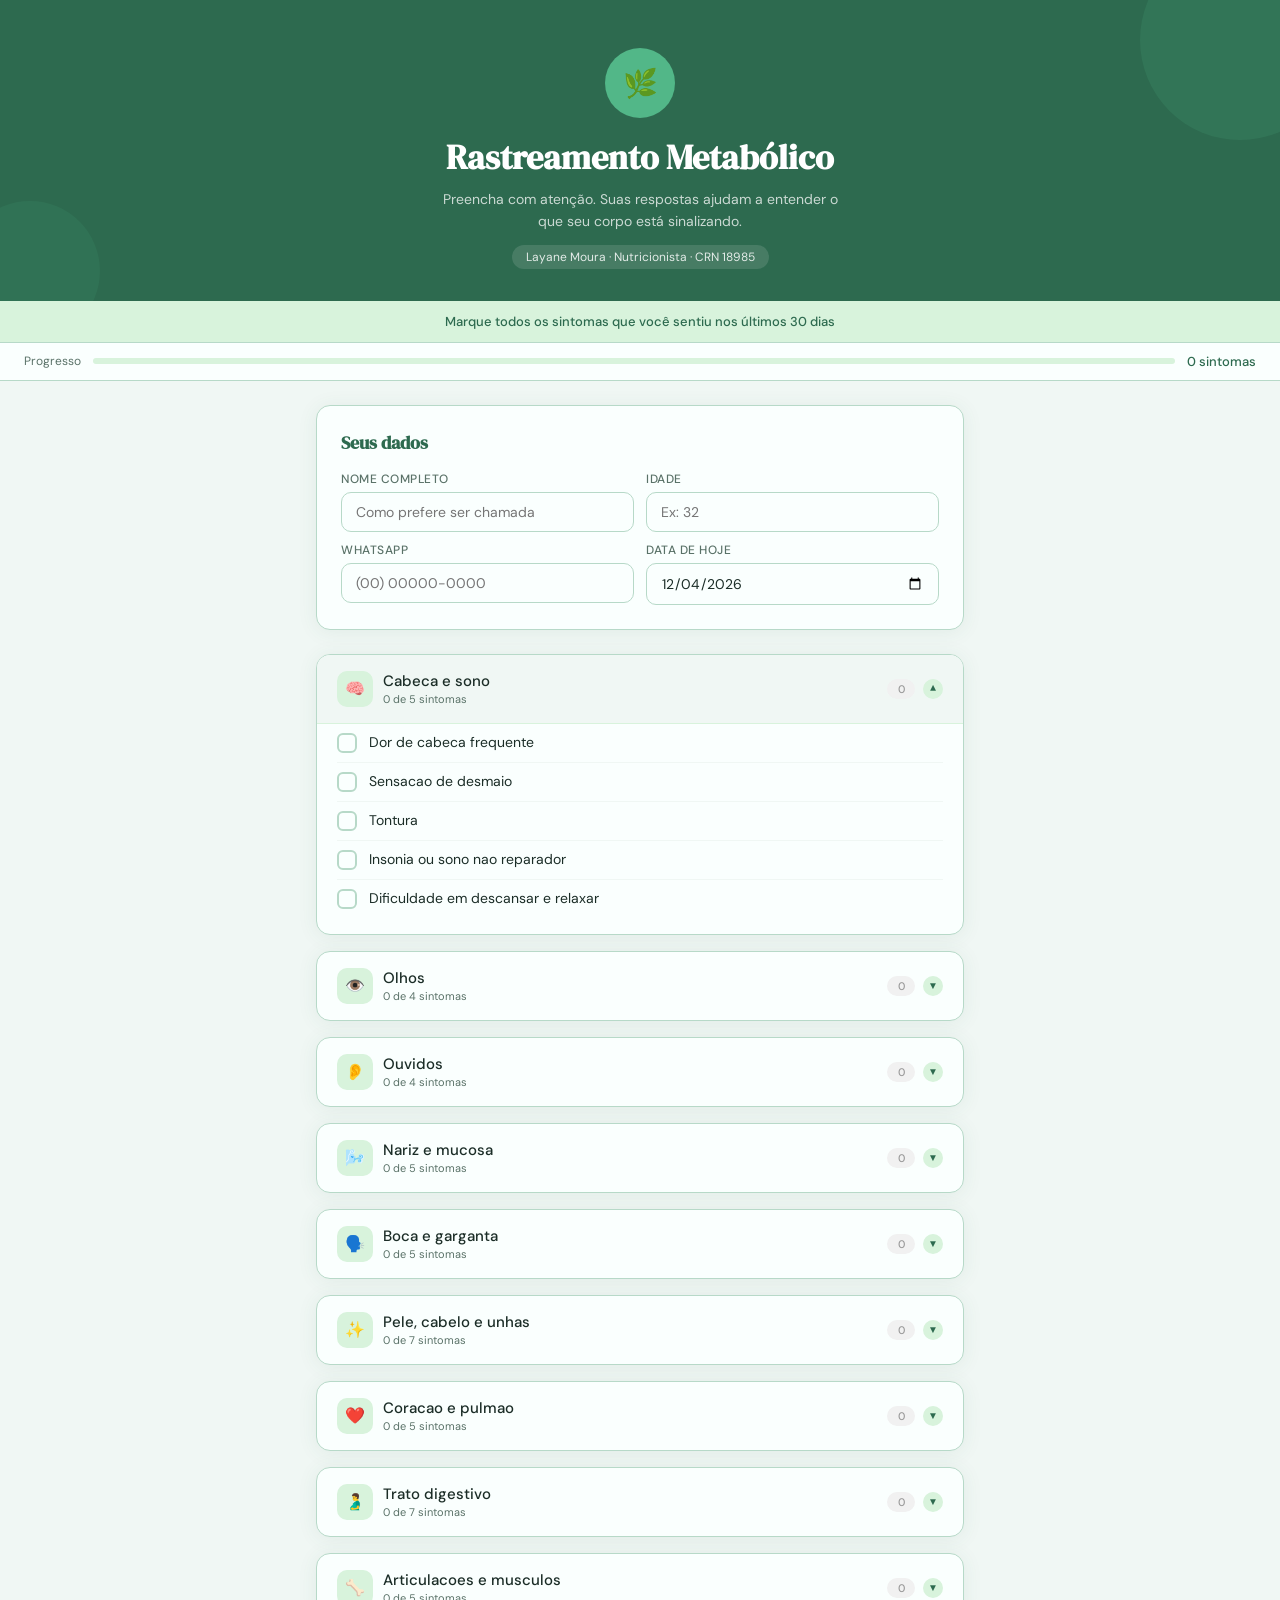
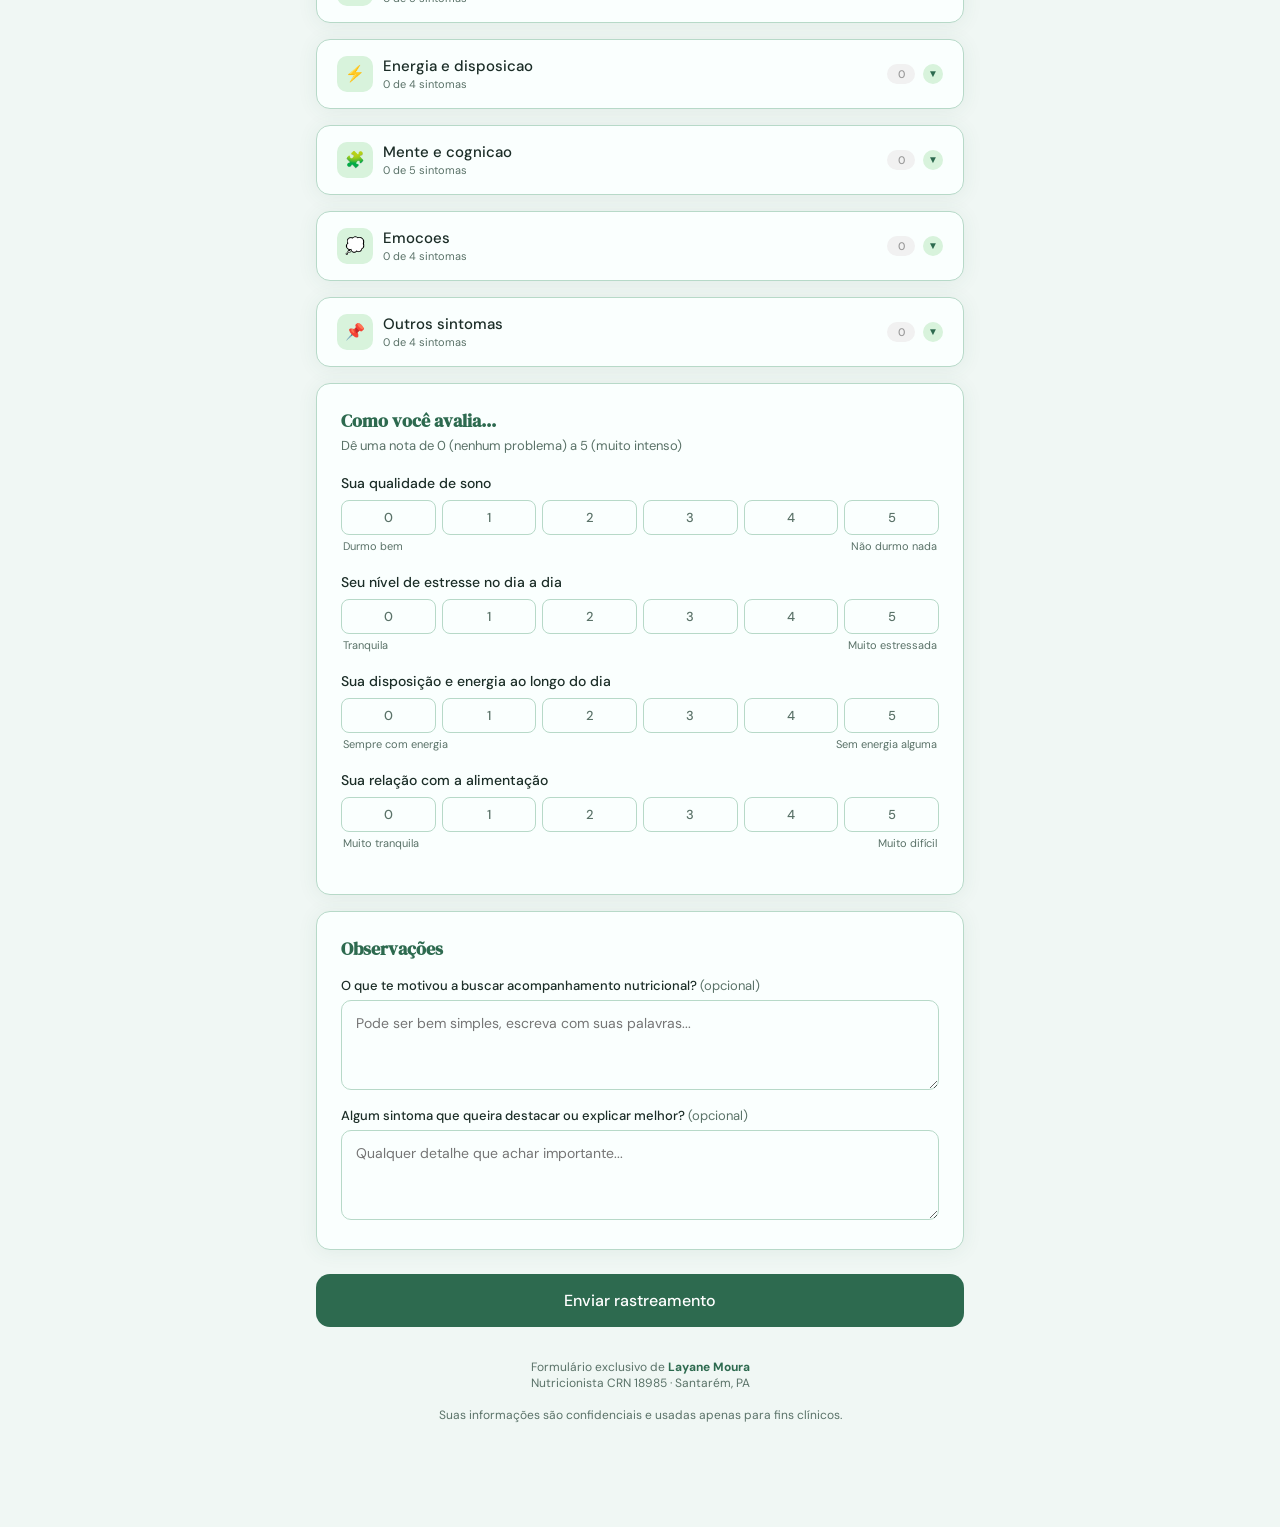
<file: index.html>
<!DOCTYPE html>
<html lang="pt-BR">
<head>
<meta charset="UTF-8">
<meta name="viewport" content="width=device-width, initial-scale=1.0">
<title>Rastreamento Metabólico | Layane Moura Nutricionista</title>
<link href="https://fonts.googleapis.com/css2?family=DM+Serif+Display:ital@0;1&family=DM+Sans:wght@300;400;500&display=swap" rel="stylesheet">
<style>
:root{--verde:#2D6A4F;--verde-claro:#52B788;--verde-bg:#F0F7F4;--verde-light:#D8F3DC;--texto:#1B2D27;--texto-muted:#5A7268;--borda:#B7D9C8;--branco:#FAFFFE;--radius:14px;--shadow:0 2px 20px rgba(45,106,79,0.08)}
*{box-sizing:border-box;margin:0;padding:0}
body{font-family:'DM Sans',sans-serif;background:var(--verde-bg);color:var(--texto);min-height:100vh;padding-bottom:4rem}
.hero{background:var(--verde);padding:3rem 1.5rem 2rem;text-align:center;position:relative;overflow:hidden}
.hero::before{content:'';position:absolute;top:-60px;right:-60px;width:200px;height:200px;border-radius:50%;background:rgba(82,183,136,0.15)}
.hero::after{content:'';position:absolute;bottom:-40px;left:-40px;width:140px;height:140px;border-radius:50%;background:rgba(82,183,136,0.10)}
.logo-circle{width:70px;height:70px;border-radius:50%;background:var(--verde-claro);margin:0 auto 1rem;display:flex;align-items:center;justify-content:center;font-size:28px;position:relative;z-index:1}
.hero h1{font-family:'DM Serif Display',serif;font-size:clamp(22px,5vw,34px);color:#fff;margin-bottom:8px;position:relative;z-index:1}
.hero p{font-size:14px;color:rgba(255,255,255,0.75);position:relative;z-index:1;max-width:400px;margin:0 auto;line-height:1.6}
.crn{display:inline-block;margin-top:12px;font-size:12px;background:rgba(255,255,255,0.12);color:rgba(255,255,255,0.85);padding:4px 14px;border-radius:20px;position:relative;z-index:1}
.instrucao-bar{background:var(--verde-light);border-bottom:1px solid var(--borda);padding:12px 1.5rem;text-align:center;font-size:13px;color:var(--verde);font-weight:500}
.container{max-width:680px;margin:0 auto;padding:1.5rem 1rem}
.paciente-card{background:var(--branco);border:1px solid var(--borda);border-radius:var(--radius);padding:1.5rem;margin-bottom:1.5rem;box-shadow:var(--shadow)}
.paciente-card h2{font-family:'DM Serif Display',serif;font-size:18px;color:var(--verde);margin-bottom:1rem}
.field-group{display:grid;grid-template-columns:1fr 1fr;gap:12px}
.field{display:flex;flex-direction:column;gap:5px}
.field label{font-size:12px;font-weight:500;color:var(--texto-muted);text-transform:uppercase;letter-spacing:0.5px}
.field input,.field select{font-family:'DM Sans',sans-serif;font-size:14px;padding:10px 14px;border:1.5px solid var(--borda);border-radius:10px;color:var(--texto);background:var(--branco);outline:none;transition:border-color 0.2s}
.field input:focus,.field select:focus{border-color:var(--verde-claro)}
.sistema-card{background:var(--branco);border:1px solid var(--borda);border-radius:var(--radius);margin-bottom:1rem;box-shadow:var(--shadow);overflow:hidden}
.sistema-header{display:flex;align-items:center;justify-content:space-between;padding:1rem 1.25rem;cursor:pointer;user-select:none;transition:background 0.15s}
.sistema-header:hover,.sistema-header.active{background:var(--verde-bg)}
.sistema-esq{display:flex;align-items:center;gap:10px}
.sistema-icon{width:36px;height:36px;border-radius:10px;background:var(--verde-light);display:flex;align-items:center;justify-content:center;font-size:16px;flex-shrink:0}
.sistema-nome{font-weight:500;font-size:15px;color:var(--texto)}
.sistema-count{font-size:11px;color:var(--texto-muted);margin-top:1px}
.sistema-dir{display:flex;align-items:center;gap:8px}
.badge{font-size:11px;font-weight:500;padding:3px 10px;border-radius:20px;background:var(--verde-light);color:var(--verde);min-width:28px;text-align:center}
.badge.zero{background:#f1f1f1;color:#999}
.badge.mid{background:#FFF3CD;color:#856404}
.badge.high{background:#F8D7DA;color:#842029}
.chevron-icon{width:20px;height:20px;border-radius:50%;background:var(--verde-light);display:flex;align-items:center;justify-content:center;font-size:10px;color:var(--verde);transition:transform 0.2s;flex-shrink:0}
.chevron-icon.open{transform:rotate(180deg)}
.sistema-body{display:none;padding:0 1.25rem 1rem;border-top:1px solid var(--verde-light)}
.sistema-body.open{display:block}
.sintoma-item{display:flex;align-items:center;gap:12px;padding:9px 0;border-bottom:1px solid var(--verde-bg);cursor:pointer}
.sintoma-item:last-child{border-bottom:none}
.sintoma-check{width:20px;height:20px;border:2px solid var(--borda);border-radius:6px;display:flex;align-items:center;justify-content:center;flex-shrink:0;transition:all 0.15s;background:var(--branco)}
.sintoma-check.checked{background:var(--verde);border-color:var(--verde);color:white;font-size:11px}
.sintoma-label{font-size:14px;color:var(--texto);line-height:1.4;flex:1}
.sintoma-item input[type=checkbox]{display:none}
.escala-section{background:var(--branco);border:1px solid var(--borda);border-radius:var(--radius);padding:1.5rem;margin-bottom:1rem;box-shadow:var(--shadow)}
.escala-section h2{font-family:'DM Serif Display',serif;font-size:18px;color:var(--verde);margin-bottom:4px}
.escala-section .sub{font-size:13px;color:var(--texto-muted);margin-bottom:1.25rem}
.escala-item{margin-bottom:1.25rem}
.escala-pergunta{font-size:14px;font-weight:500;color:var(--texto);margin-bottom:8px}
.escala-opcoes{display:flex;gap:6px;flex-wrap:wrap}
.escala-btn{flex:1;min-width:44px;padding:8px 4px;border:1.5px solid var(--borda);border-radius:8px;background:var(--branco);font-family:'DM Sans',sans-serif;font-size:13px;font-weight:500;cursor:pointer;text-align:center;color:var(--texto-muted);transition:all 0.15s}
.escala-btn:hover{border-color:var(--verde-claro)}
.escala-btn.sel{background:var(--verde);border-color:var(--verde);color:white}
.escala-labels{display:flex;justify-content:space-between;font-size:11px;color:var(--texto-muted);margin-top:4px;padding:0 2px}
.obs-section{background:var(--branco);border:1px solid var(--borda);border-radius:var(--radius);padding:1.5rem;margin-bottom:1.5rem;box-shadow:var(--shadow)}
.obs-section h2{font-family:'DM Serif Display',serif;font-size:18px;color:var(--verde);margin-bottom:1rem}
.obs-section textarea{width:100%;font-family:'DM Sans',sans-serif;font-size:14px;padding:12px 14px;border:1.5px solid var(--borda);border-radius:10px;color:var(--texto);background:var(--branco);outline:none;resize:vertical;min-height:90px;line-height:1.5;transition:border-color 0.2s}
.obs-section textarea:focus{border-color:var(--verde-claro)}
.obs-section label{display:block;font-size:13px;font-weight:500;color:var(--texto);margin-bottom:6px}
.obs-section label span{color:var(--texto-muted);font-weight:400}
.btn-enviar{width:100%;padding:16px;background:var(--verde);color:white;border:none;border-radius:var(--radius);font-family:'DM Sans',sans-serif;font-size:16px;font-weight:500;cursor:pointer;transition:background 0.2s,transform 0.1s;display:flex;align-items:center;justify-content:center;gap:8px}
.btn-enviar:hover{background:#245c43}
.btn-enviar:active{transform:scale(0.99)}
.progresso-bar{position:sticky;top:0;z-index:100;background:var(--branco);border-bottom:1px solid var(--borda);padding:10px 1.5rem;display:flex;align-items:center;gap:12px}
.prog-label{font-size:12px;color:var(--texto-muted);white-space:nowrap}
.prog-track{flex:1;height:6px;background:var(--verde-light);border-radius:10px;overflow:hidden}
.prog-fill{height:100%;background:var(--verde-claro);border-radius:10px;transition:width 0.3s;width:0%}
.prog-num{font-size:13px;font-weight:500;color:var(--verde);white-space:nowrap}
.resultado-overlay{display:none;position:fixed;inset:0;background:rgba(27,45,39,0.6);z-index:999;align-items:center;justify-content:center;padding:1rem}
.resultado-overlay.show{display:flex}
.resultado-modal{background:var(--branco);border-radius:20px;padding:2rem 1.5rem;max-width:500px;width:100%;text-align:center;animation:popIn 0.3s ease;max-height:90vh;overflow-y:auto}
@keyframes popIn{from{opacity:0;transform:scale(0.92)}to{opacity:1;transform:scale(1)}}
.resultado-icon{font-size:48px;margin-bottom:1rem}
.resultado-modal h2{font-family:'DM Serif Display',serif;font-size:26px;color:var(--verde);margin-bottom:8px}
.resultado-modal p{font-size:14px;color:var(--texto-muted);line-height:1.6;margin-bottom:1.5rem}
.resultado-dados{background:var(--verde-bg);border-radius:12px;padding:1rem;text-align:left;margin-bottom:1.25rem}
.dado-linha{display:flex;justify-content:space-between;align-items:baseline;padding:4px 0;font-size:13px;border-bottom:1px solid var(--verde-light)}
.dado-linha:last-child{border:none}
.dado-key{color:var(--texto-muted)}
.dado-val{font-weight:500;color:var(--texto)}
.btn-copiar{width:100%;padding:13px;background:var(--verde);color:white;border:none;border-radius:12px;font-family:'DM Sans',sans-serif;font-size:15px;font-weight:500;cursor:pointer;margin-bottom:8px}
.btn-fechar{width:100%;padding:11px;background:transparent;color:var(--texto-muted);border:1px solid var(--borda);border-radius:12px;font-family:'DM Sans',sans-serif;font-size:14px;cursor:pointer}
.rodape{text-align:center;font-size:12px;color:var(--texto-muted);padding:2rem 1rem 1rem}
.rodape strong{color:var(--verde)}
@media(max-width:480px){.field-group{grid-template-columns:1fr}.hero{padding:2rem 1rem 1.5rem}}
</style>
</head>
<body>
<div class="hero">
  <div class="logo-circle">🌿</div>
  <h1>Rastreamento Metabólico</h1>
  <p>Preencha com atenção. Suas respostas ajudam a entender o que seu corpo está sinalizando.</p>
  <span class="crn">Layane Moura · Nutricionista · CRN 18985</span>
</div>
<div class="instrucao-bar">Marque todos os sintomas que você sentiu nos últimos 30 dias</div>
<div class="progresso-bar">
  <span class="prog-label">Progresso</span>
  <div class="prog-track"><div class="prog-fill" id="progFill"></div></div>
  <span class="prog-num" id="progNum">0 sintomas</span>
</div>
<div class="container">
  <div class="paciente-card">
    <h2>Seus dados</h2>
    <div class="field-group">
      <div class="field"><label>Nome completo</label><input type="text" id="nome" placeholder="Como prefere ser chamada"></div>
      <div class="field"><label>Idade</label><input type="number" id="idade" placeholder="Ex: 32" min="10" max="100"></div>
    </div>
    <div class="field-group" style="margin-top:10px">
      <div class="field"><label>WhatsApp</label><input type="tel" id="whats" placeholder="(00) 00000-0000"></div>
      <div class="field"><label>Data de hoje</label><input type="date" id="dataHoje"></div>
    </div>
  </div>
  <div id="sistemasContainer"></div>
  <div class="escala-section">
    <h2>Como você avalia...</h2>
    <p class="sub">Dê uma nota de 0 (nenhum problema) a 5 (muito intenso)</p>
    <div class="escala-item">
      <div class="escala-pergunta">Sua qualidade de sono</div>
      <div class="escala-opcoes" id="esc_sono"></div>
      <div class="escala-labels"><span>Durmo bem</span><span>Não durmo nada</span></div>
    </div>
    <div class="escala-item">
      <div class="escala-pergunta">Seu nível de estresse no dia a dia</div>
      <div class="escala-opcoes" id="esc_estresse"></div>
      <div class="escala-labels"><span>Tranquila</span><span>Muito estressada</span></div>
    </div>
    <div class="escala-item">
      <div class="escala-pergunta">Sua disposição e energia ao longo do dia</div>
      <div class="escala-opcoes" id="esc_energia"></div>
      <div class="escala-labels"><span>Sempre com energia</span><span>Sem energia alguma</span></div>
    </div>
    <div class="escala-item">
      <div class="escala-pergunta">Sua relação com a alimentação</div>
      <div class="escala-opcoes" id="esc_alim"></div>
      <div class="escala-labels"><span>Muito tranquila</span><span>Muito difícil</span></div>
    </div>
  </div>
  <div class="obs-section">
    <h2>Observações</h2>
    <div style="display:flex;flex-direction:column;gap:12px">
      <div>
        <label>O que te motivou a buscar acompanhamento nutricional? <span>(opcional)</span></label>
        <textarea id="motivacao" placeholder="Pode ser bem simples, escreva com suas palavras..."></textarea>
      </div>
      <div>
        <label>Algum sintoma que queira destacar ou explicar melhor? <span>(opcional)</span></label>
        <textarea id="obs" placeholder="Qualquer detalhe que achar importante..."></textarea>
      </div>
    </div>
  </div>
  <button class="btn-enviar" onclick="enviar()">Enviar rastreamento</button>
  <div class="rodape">
    Formulário exclusivo de <strong>Layane Moura</strong><br>
    Nutricionista CRN 18985 · Santarém, PA<br><br>
    Suas informações são confidenciais e usadas apenas para fins clínicos.
  </div>
</div>
<div class="resultado-overlay" id="overlay">
  <div class="resultado-modal">
    <div class="resultado-icon">🌿</div>
    <h2>Recebido!</h2>
    <p>Obrigada por preencher com cuidado. Layane vai analisar suas respostas antes da consulta.</p>
    <div class="resultado-dados" id="resumoModal"></div>
    <button class="btn-copiar" onclick="copiarResumo()">Copiar resumo para WhatsApp</button>
    <button class="btn-fechar" onclick="fecharModal()">Fechar</button>
  </div>
</div>
<script>
var SISTEMAS=[{id:"cabeca",nome:"Cabeca e sono",icon:"🧠",sintomas:["Dor de cabeca frequente","Sensacao de desmaio","Tontura","Insonia ou sono nao reparador","Dificuldade em descansar e relaxar"]},{id:"olhos",nome:"Olhos",icon:"👁️",sintomas:["Lacrimejantes ou cocando","Inchados, vermelhos ou cilios colando","Bolsas ou olheiras","Vista cansada ou imagem borrada"]},{id:"ouvidos",nome:"Ouvidos",icon:"👂",sintomas:["Coceira nos ouvidos","Dores ou infeccoes auditivas","Fluido purulento","Zunido ou perda da audicao"]},{id:"nariz",nome:"Nariz e mucosa",icon:"🌬️",sintomas:["Nariz entupido","Sinusite","Corrimento nasal ou espirros frequentes","Ataques de espirros","Excesso de muco"]},{id:"boca",nome:"Boca e garganta",icon:"🗣️",sintomas:["Tosse cronica","Necessidade frequente de limpar a garganta","Dor de garganta ou rouquidao","Lingua ou labios inchados","Aftas frequentes"]},{id:"pele",nome:"Pele, cabelo e unhas",icon:"✨",sintomas:["Acne","Pele seca, erupcoes ou feridas que cocam","Queda de cabelo","Vermelhidao ou calorees","Suor excessivo","Unhas quebradicas e fracas","Manchas nas unhas"]},{id:"coracao",nome:"Coracao e pulmao",icon:"❤️",sintomas:["Batidas irregulares ou falhando","Batidas rapidas demais","Dor no peito","Bronquite ou asma","Falta de ar"]},{id:"digestivo",nome:"Trato digestivo",icon:"🫃",sintomas:["Nauseas ou vomito","Diarreia","Constipacao ou intestino alternado","Inchaco abdominal","Gases ou arrotos frequentes","Azia ou refluxo","Dor estomacal ou intestinal"]},{id:"articulacoes",nome:"Articulacoes e musculos",icon:"🦴",sintomas:["Dores articulares","Artrite ou artrose","Rigidez ou limitacao dos movimentos","Dores musculares","Fraqueza ou cansaco muscular"]},{id:"energia",nome:"Energia e disposicao",icon:"⚡",sintomas:["Fadiga constante ou moleza","Apatia ou letargia","Hiperatividade","Dificuldade em descansar"]},{id:"mente",nome:"Mente e cognicao",icon:"🧩",sintomas:["Memoria ruim","Confusao mental","Concentracao ruim","Dificuldade em tomar decisoes","Problemas de aprendizagem"]},{id:"emocoes",nome:"Emocoes",icon:"💭",sintomas:["Mudancas de humor frequentes","Ansiedade ou nervosismo","Raiva ou irritabilidade","Depressao"]},{id:"outros",nome:"Outros sintomas",icon:"📌",sintomas:["Fico doente com frequencia","Vontade urgente de urinar com frequencia","Coceira genital ou corrimento","Inchaco nos pes, pernas ou maos"]}];
var escalaSel={};var totalSintomas=0;
function criarSistemas(){
var cont=document.getElementById("sistemasContainer");
SISTEMAS.forEach(function(s,idx){
var card=document.createElement("div");card.className="sistema-card";
var sintomasHTML=s.sintomas.map(function(sint,i){return'<div class="sintoma-item" onclick="toggleSintoma(\''+s.id+'\','+i+')"><div class="sintoma-check" id="chk_'+s.id+'_'+i+'"></div><span class="sintoma-label">'+sint+'</span><input type="checkbox" id="inp_'+s.id+'_'+i+'"></div>';}).join('');
card.innerHTML='<div class="sistema-header" id="hdr_'+s.id+'" onclick="toggleSistema(\''+s.id+'\')"><div class="sistema-esq"><div class="sistema-icon">'+s.icon+'</div><div><div class="sistema-nome">'+s.nome+'</div><div class="sistema-count" id="cnt_'+s.id+'">0 de '+s.sintomas.length+' sintomas</div></div></div><div class="sistema-dir"><span class="badge zero" id="bdg_'+s.id+'">0</span><div class="chevron-icon" id="chv_'+s.id+'">▼</div></div></div><div class="sistema-body" id="bdy_'+s.id+'">'+sintomasHTML+'</div>';
cont.appendChild(card);
});
document.getElementById("dataHoje").value=new Date().toISOString().split('T')[0];
var escalas=["esc_sono","esc_estresse","esc_energia","esc_alim"];
escalas.forEach(function(id){
escalaSel[id]=null;
var c=document.getElementById(id);
for(var i=0;i<=5;i++){var btn=document.createElement("button");btn.type="button";btn.className="escala-btn";btn.textContent=i;btn.setAttribute("data-id",id);btn.setAttribute("data-val",i);btn.onclick=function(){selecionarEscala(this.getAttribute("data-id"),parseInt(this.getAttribute("data-val")));};c.appendChild(btn);}
});
if(SISTEMAS.length>0)toggleSistema(SISTEMAS[0].id);
}
function toggleSistema(id){
var body=document.getElementById("bdy_"+id);var chv=document.getElementById("chv_"+id);var hdr=document.getElementById("hdr_"+id);
var isOpen=body.classList.contains("open");
document.querySelectorAll('.sistema-body').forEach(function(b){b.classList.remove("open");});
document.querySelectorAll('.chevron-icon').forEach(function(c){c.classList.remove("open");});
document.querySelectorAll('.sistema-header').forEach(function(h){h.classList.remove("active");});
if(!isOpen){body.classList.add("open");chv.classList.add("open");hdr.classList.add("active");}
}
function toggleSintoma(sId,idx){
var inp=document.getElementById("inp_"+sId+"_"+idx);var chk=document.getElementById("chk_"+sId+"_"+idx);
inp.checked=!inp.checked;
if(inp.checked){chk.classList.add("checked");chk.textContent="✓";}else{chk.classList.remove("checked");chk.textContent="";}
atualizarBadge(sId);atualizarProgresso();
}
function atualizarBadge(sId){
var s=SISTEMAS.find(function(x){return x.id===sId;});
var n=s.sintomas.filter(function(_,i){var el=document.getElementById("inp_"+sId+"_"+i);return el&&el.checked;}).length;
var badge=document.getElementById("bdg_"+sId);var cnt=document.getElementById("cnt_"+sId);
badge.textContent=n;badge.className="badge "+(n===0?"zero":n<=2?"":n<=4?"mid":"high");
cnt.textContent=n+" de "+s.sintomas.length+" sintomas";
}
function atualizarProgresso(){
var total=0;
SISTEMAS.forEach(function(s){s.sintomas.forEach(function(_,i){var el=document.getElementById("inp_"+s.id+"_"+i);if(el&&el.checked)total++;});});
totalSintomas=total;
var max=SISTEMAS.reduce(function(a,s){return a+s.sintomas.length;},0);
var pct=Math.min(100,Math.round(total/max*100));
document.getElementById("progFill").style.width=pct+"%";
document.getElementById("progNum").textContent=total+" sintoma"+(total!==1?"s":"");
}
function selecionarEscala(id,val){
escalaSel[id]=val;
var cont=document.getElementById(id);
cont.querySelectorAll(".escala-btn").forEach(function(btn,i){btn.classList.toggle("sel",i===val);});
}
function getSintomas(){
var result={};
SISTEMAS.forEach(function(s){
var lista=s.sintomas.filter(function(_,i){var el=document.getElementById("inp_"+s.id+"_"+i);return el&&el.checked;});
if(lista.length>0)result[s.nome]=lista;
});
return result;
}
function enviar(){
var nome=document.getElementById("nome").value.trim();
if(!nome){alert("Por favor, informe seu nome para continuar.");return;}
var sintomas=getSintomas();var sistemas=Object.keys(sintomas);var total=totalSintomas;
var html='<div class="dado-linha"><span class="dado-key">Paciente</span><span class="dado-val">'+nome+'</span></div><div class="dado-linha"><span class="dado-key">Total de sintomas</span><span class="dado-val">'+total+'</span></div><div class="dado-linha"><span class="dado-key">Sistemas afetados</span><span class="dado-val">'+sistemas.length+'</span></div><div class="dado-linha"><span class="dado-key">Sono</span><span class="dado-val">'+(escalaSel["esc_sono"]!==null?escalaSel["esc_sono"]+"/5":"–")+'</span></div><div class="dado-linha"><span class="dado-key">Estresse</span><span class="dado-val">'+(escalaSel["esc_estresse"]!==null?escalaSel["esc_estresse"]+"/5":"–")+'</span></div><div class="dado-linha"><span class="dado-key">Energia</span><span class="dado-val">'+(escalaSel["esc_energia"]!==null?escalaSel["esc_energia"]+"/5":"–")+'</span></div><div class="dado-linha"><span class="dado-key">Relacao c/ alimentacao</span><span class="dado-val">'+(escalaSel["esc_alim"]!==null?escalaSel["esc_alim"]+"/5":"–")+'</span></div>';
document.getElementById("resumoModal").innerHTML=html;
document.getElementById("overlay").classList.add("show");
var data=new Date().toLocaleDateString("pt-BR");
var txt="RASTREAMENTO METABOLICO\nPaciente: "+nome+" | Data: "+data+"\nTotal de sintomas: "+total+"\n\n";
if(sistemas.length>0){txt+="Sintomas por sistema:\n";Object.entries(sintomas).forEach(function(e){txt+="- "+e[0]+": "+e[1].join(", ")+"\n";});}
txt+="\nEscalas:\n- Sono: "+(escalaSel["esc_sono"]!==null?escalaSel["esc_sono"]+"/5":"–")+"\n- Estresse: "+(escalaSel["esc_estresse"]!==null?escalaSel["esc_estresse"]+"/5":"–")+"\n- Energia: "+(escalaSel["esc_energia"]!==null?escalaSel["esc_energia"]+"/5":"–")+"\n- Relacao c/ alimentacao: "+(escalaSel["esc_alim"]!==null?escalaSel["esc_alim"]+"/5":"–");
var mot=document.getElementById("motivacao").value.trim();var obs=document.getElementById("obs").value.trim();
if(mot)txt+="\n\nMotivacao: "+mot;if(obs)txt+="\nObservacoes: "+obs;
txt+="\n\n- Layane Moura | Nutricionista CRN 18985";
window._resumoTexto=txt;
}
function copiarResumo(){
if(navigator.clipboard){navigator.clipboard.writeText(window._resumoTexto).then(function(){var btn=document.querySelector(".btn-copiar");btn.textContent="Copiado!";setTimeout(function(){btn.textContent="Copiar resumo para WhatsApp";},2000);});}
}
function fecharModal(){document.getElementById("overlay").classList.remove("show");}
criarSistemas();
</script>
</body>
</html>
</file>
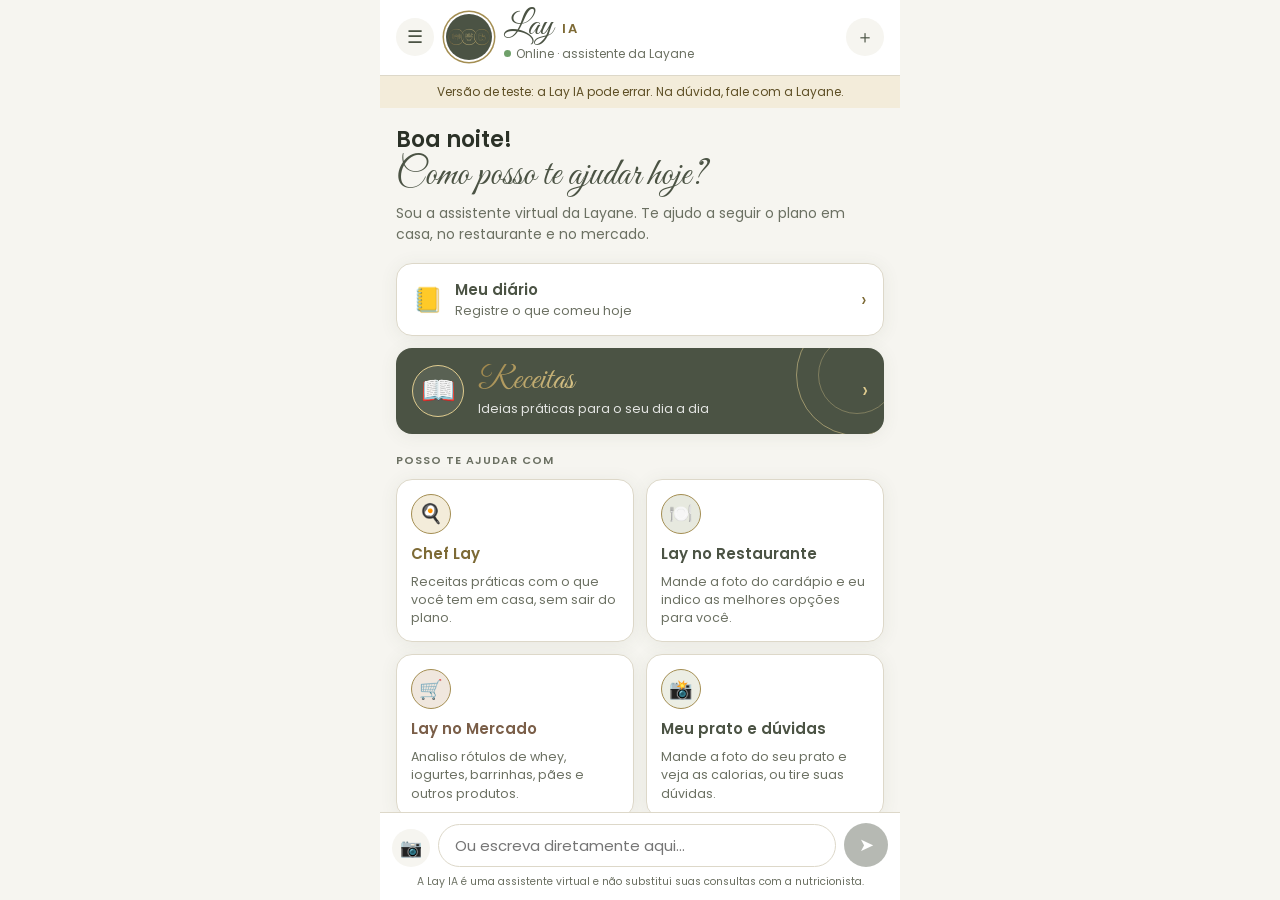
<file: app/index.html>
<!DOCTYPE html>
<html lang="pt-BR">
<head>
<meta charset="UTF-8">
<meta name="viewport" content="width=device-width, initial-scale=1.0, viewport-fit=cover">
<title>Lay IA | Layane Moura Nutricionista</title>
<meta name="theme-color" content="#4B5344">
<meta name="apple-mobile-web-app-capable" content="yes">
<meta name="apple-mobile-web-app-title" content="Lay IA">
<link rel="manifest" href="manifest.webmanifest">
<link rel="icon" href="icon-192.png" type="image/png">
<link rel="apple-touch-icon" href="apple-touch-icon.png">
<link href="fontes/fontes.css" rel="stylesheet">
<style>
:root{--verde:#4B5344;--verde-claro:#8A9A6E;--verde-bg:#F6F5F0;--verde-light:#E7E9DF;--texto:#2B3127;--texto-muted:#6B7062;--borda:#DDD8C9;--branco:#FFFFFF;--radius:16px;--shadow:0 2px 18px rgba(75,83,68,0.08);
  --ouro:#A48E52;--ouro-claro:#E0CC8F;--ouro-escuro:#7D6A35;--ouro-grad:linear-gradient(135deg,#9A8248 0%,#E0CC8F 50%,#A48E52 100%);
  --titulo:'Great Vibes',cursive;
  --chef:#7D6A35;--chef-bg:#F3ECDA;--rest:#4B5344;--rest-bg:#E7E9DF;--merc:#7A5E48;--merc-bg:#F0E7DE;--duv:#4B5344;--duv-bg:#ECEEE4}
*{box-sizing:border-box;margin:0;padding:0}
html,body{height:100%}
body{font-family:'Poppins',sans-serif;background:var(--verde-bg);color:var(--texto);display:flex;justify-content:center}
.app{width:100%;max-width:520px;height:100dvh;display:flex;flex-direction:column;background:var(--verde-bg);position:relative}

/* topo */
.topo{background:var(--branco);border-bottom:1px solid var(--borda);padding:calc(12px + env(safe-area-inset-top)) 16px 12px;display:flex;align-items:center;gap:12px;flex-shrink:0}
.btn-icone{width:38px;height:38px;border-radius:50%;border:none;background:var(--verde-bg);color:var(--verde);font-size:18px;cursor:pointer;display:flex;align-items:center;justify-content:center;flex-shrink:0}
.btn-icone[hidden]{display:none}
.avatar{width:46px;height:46px;border-radius:50%;background:var(--verde) url(marca/simbolo.png) center/cover;flex-shrink:0;box-shadow:0 0 0 2px var(--branco),0 0 0 3.5px var(--ouro)}
.topo-txt{flex:1;min-width:0}
.topo-txt h1{font-family:var(--titulo);font-weight:400;font-size:34px;color:var(--verde);line-height:.9}
.topo-txt h1 span{font-family:'Poppins',sans-serif;font-size:13px;font-weight:600;letter-spacing:2px;color:var(--ouro-escuro);vertical-align:middle;margin-left:2px}
.status{font-size:12px;color:var(--texto-muted);display:flex;align-items:center;gap:5px;margin-top:2px}
.status::before{content:'';width:7px;height:7px;border-radius:50%;background:#6FA06A}

.aviso-demo{background:#F3ECDA;color:#5E4F25;font-size:12px;text-align:center;padding:7px 12px;flex-shrink:0}

/* área rolável */
.conteudo{flex:1;overflow-y:auto;padding:18px 16px 12px;scroll-behavior:smooth}

/* início */
.saudacao{margin-bottom:18px}
.saudacao h2{font-family:'Poppins',sans-serif;font-weight:600;font-size:22px;color:var(--texto);line-height:1.25}
.saudacao h2 em{display:block;font-family:var(--titulo);font-style:normal;font-weight:400;font-size:38px;line-height:1.1;margin-top:2px}
.saudacao h2 em{color:var(--verde)}
.saudacao p{font-size:14px;color:var(--texto-muted);margin-top:6px;line-height:1.5}
.rotulo{font-size:11px;font-weight:600;letter-spacing:1px;text-transform:uppercase;color:var(--texto-muted);margin:4px 0 10px}
.grade{display:grid;grid-template-columns:1fr 1fr;gap:12px}
.card-modo{background:var(--branco);border:1px solid var(--borda);border-radius:var(--radius);padding:14px;text-align:left;cursor:pointer;box-shadow:var(--shadow);font-family:inherit;color:inherit;transition:transform .12s,border-color .15s;display:flex;flex-direction:column;gap:8px;min-height:150px}
.card-modo:active{transform:scale(.98)}
.card-modo:hover{border-color:var(--verde-claro)}
.card-modo .ic{width:40px;height:40px;border-radius:50%;border:1px solid var(--ouro);display:flex;align-items:center;justify-content:center;font-size:19px}
.card-modo strong{font-size:15px;font-weight:600}
.card-modo span{font-size:12.5px;color:var(--texto-muted);line-height:1.45}
.dica-escrever{text-align:center;font-size:12.5px;color:var(--texto-muted);margin:18px 0 4px}

/* chat */
.msg{display:flex;gap:8px;margin-bottom:12px;align-items:flex-end;animation:entra .2s ease}
@keyframes entra{from{opacity:0;transform:translateY(6px)}to{opacity:1;transform:none}}
.msg .mini-av{width:28px;height:28px;border-radius:50%;background:var(--verde) url(marca/simbolo.png) center/cover;flex-shrink:0;box-shadow:0 0 0 1.5px var(--ouro)}
.bolha{max-width:82%;padding:10px 14px;border-radius:18px;font-size:14.5px;line-height:1.5;word-wrap:break-word}
.msg.ia .bolha{background:var(--branco);border:1px solid var(--borda);border-bottom-left-radius:6px}
.msg.eu{justify-content:flex-end}
.msg.eu .bolha{background:var(--verde);color:#fff;border-bottom-right-radius:6px}
.bolha img{display:block;max-width:100%;border-radius:12px;margin-bottom:6px}
.bolha p+p,.bolha p+ul,.bolha ul+p{margin-top:8px}
.bolha ul{padding-left:18px}
.bolha li{margin:3px 0}
.hora{font-size:10.5px;opacity:.6;margin-top:4px;text-align:right}
.chip-modo{display:inline-flex;align-items:center;gap:6px;font-size:12px;font-weight:600;padding:5px 12px;border-radius:20px;margin:0 auto 14px;width:fit-content}
.centro{display:flex;justify-content:center}

.btn-wa{display:inline-block;margin-top:10px;background:#25D366;color:#fff;font-weight:600;font-size:14px;padding:9px 14px;border-radius:20px;text-decoration:none}
.ranking{margin-top:8px;display:flex;flex-direction:column;gap:8px}
.rank-item{display:flex;gap:10px;background:var(--verde-bg);border-radius:12px;padding:10px}
.rank-pos{width:26px;height:26px;border-radius:50%;background:var(--verde);color:#fff;font-size:12px;font-weight:600;display:flex;align-items:center;justify-content:center;flex-shrink:0}
.rank-item.evitar .rank-pos{background:#c4a3a3}
.rank-item strong{font-size:14px;display:block}
.rank-item small{font-size:12.5px;color:var(--texto-muted);line-height:1.4}

.digitando{display:flex;gap:4px;padding:4px 2px}
.digitando i{width:7px;height:7px;border-radius:50%;background:var(--verde-claro);animation:pula 1s infinite}
.digitando i:nth-child(2){animation-delay:.15s}.digitando i:nth-child(3){animation-delay:.3s}
@keyframes pula{0%,60%,100%{opacity:.3;transform:none}30%{opacity:1;transform:translateY(-4px)}}

.sugestoes{display:flex;gap:8px;flex-wrap:wrap;margin:4px 0 12px 36px}
.sugestoes button{font-family:inherit;font-size:13px;border:1.5px solid var(--borda);background:var(--branco);color:var(--verde);padding:7px 12px;border-radius:20px;cursor:pointer}

/* rodapé / entrada */
.entrada{background:var(--branco);border-top:1px solid var(--borda);padding:10px 12px calc(10px + env(safe-area-inset-bottom));flex-shrink:0}
.preview{display:none;align-items:center;gap:10px;margin-bottom:8px;background:var(--verde-bg);border-radius:12px;padding:6px}
.preview.show{display:flex}
.preview img{width:48px;height:48px;object-fit:cover;border-radius:8px}
.miniaturas{display:flex;gap:4px}
.bolha .fotos{display:grid;grid-template-columns:repeat(2,1fr);gap:4px}
.bolha .fotos img{width:100%;aspect-ratio:1;object-fit:cover}
.estimativas{margin-top:10px;display:flex;flex-direction:column;gap:8px}
.est-rest{border:1px solid var(--borda);border-radius:12px;padding:10px 12px;background:var(--branco)}
.est-rest .topo-est{display:flex;justify-content:space-between;gap:8px;align-items:baseline}
.est-rest .topo-est b{color:var(--verde)}
.est-rest .kcal{font-weight:700;color:var(--verde);white-space:nowrap}
.est-rest small{display:block;color:var(--texto-muted);font-size:11.5px;margin-top:2px}
.est-rest details{margin-top:6px;font-size:12px}
.est-rest summary{cursor:pointer;color:var(--ouro-escuro)}
.est-rest li{margin-left:16px}
.preview span{flex:1;font-size:12.5px;color:var(--texto-muted)}
.preview button{border:none;background:none;font-size:18px;color:var(--texto-muted);cursor:pointer;padding:4px 8px}
.linha{display:flex;align-items:flex-end;gap:8px}
.linha textarea{flex:1;font-family:inherit;font-size:15px;border:1.5px solid var(--borda);border-radius:22px;padding:10px 16px;resize:none;max-height:120px;outline:none;background:var(--branco);color:var(--texto);line-height:1.4}
.linha textarea:focus{border-color:var(--verde-claro)}
.btn-enviar{width:44px;height:44px;border-radius:50%;border:none;background:var(--verde);color:#fff;font-size:18px;cursor:pointer;flex-shrink:0}
.btn-enviar:disabled{opacity:.4;cursor:default}
.legal{font-size:10.5px;color:var(--texto-muted);text-align:center;margin-top:8px;line-height:1.4}

/* análise de prato */
.estimativa{margin:10px 0;border:1px solid var(--borda);border-radius:14px;overflow:hidden;background:var(--branco)}
.est-topo{background:var(--verde);color:#fff;padding:12px 14px;display:flex;justify-content:space-between;align-items:baseline;gap:8px}
.est-topo span{font-size:12.5px;opacity:.85}
.est-topo b{font-size:20px;font-family:'Poppins',sans-serif;font-weight:600;font-weight:400}
.est-macros{display:grid;grid-template-columns:repeat(3,1fr);text-align:center;font-size:11.5px;color:var(--texto-muted);border-bottom:1px solid var(--verde-light)}
.est-macros div{padding:9px 4px}
.est-macros b{display:block;font-size:16px;color:var(--texto)}
.est-itens{width:100%;border-collapse:collapse;font-size:13px}
.est-itens td{padding:8px 10px;border-bottom:1px solid var(--verde-bg)}
.est-itens small.aprox{display:block;font-size:11px;color:#8a6d2b;font-weight:400;margin-top:2px}
.est-itens td:nth-child(2){color:var(--texto-muted);font-size:12px}
.est-itens td:last-child{text-align:right;white-space:nowrap;font-weight:600;color:var(--verde)}
.est-conf{font-size:12.5px;padding:9px 14px}
.est-itens .falta{font-weight:500;color:#842029;font-size:11.5px;white-space:normal}
.comparacao{background:var(--verde-bg);border:1px dashed var(--borda);border-radius:14px;padding:12px 14px;margin:10px 0;font-size:13.5px}
.comparacao p{margin-top:6px}
.bolha .mini{font-size:12.5px;color:var(--texto-muted);line-height:1.5}

/* perguntas de confirmação */
.pergunta{background:var(--branco);border:1px solid var(--ouro);border-radius:14px;padding:10px 12px;margin:10px 0;font-size:13.5px;line-height:1.45}
.pergunta .opcoes{display:flex;flex-wrap:wrap;gap:6px;margin-top:8px}
.pergunta button{font-family:inherit;font-size:12.5px;border:1.5px solid var(--borda);background:var(--verde-bg);color:var(--texto);padding:6px 10px;border-radius:16px;cursor:pointer;text-align:left}
.pergunta button.sim{background:var(--verde);border-color:var(--verde);color:#fff}
.pergunta button.nenhum{background:transparent;color:var(--texto-muted)}
.est-itens tr.duvida td:first-child{color:#6A5A2C}

/* receitas */
.app.sem-entrada .entrada{display:none}
.banner-receitas{width:100%;display:flex;align-items:center;gap:14px;background:var(--verde);color:#fff;border:none;border-radius:var(--radius);padding:16px;margin-bottom:18px;cursor:pointer;text-align:left;font-family:inherit;box-shadow:var(--shadow);position:relative;overflow:hidden}
.banner-receitas::after{content:'';position:absolute;right:-34px;top:-34px;width:120px;height:120px;border-radius:50%;border:1.5px solid rgba(224,204,143,.55)}
.banner-receitas::before{content:'';position:absolute;right:-12px;top:-12px;width:76px;height:76px;border-radius:50%;border:1.5px solid rgba(224,204,143,.35)}
.banner-receitas .ic{font-size:28px;width:52px;height:52px;border-radius:50%;background:rgba(255,255,255,.08);border:1.5px solid var(--ouro-claro);display:flex;align-items:center;justify-content:center;flex-shrink:0}
.banner-receitas strong{display:block;font-family:var(--titulo);font-size:34px;font-weight:400;line-height:1;background:var(--ouro-grad);-webkit-background-clip:text;background-clip:text;color:transparent}
.banner-receitas span{font-size:12.5px;opacity:.85;display:block;margin-top:2px}
.banner-receitas .seta{margin-left:auto;font-size:22px;position:relative;z-index:1;color:var(--ouro-claro)}

.livro-topo h2{font-family:'Poppins',sans-serif;font-weight:600;font-size:25px;line-height:1.15;color:var(--texto)}
.livro-topo p{font-size:13.5px;color:var(--texto-muted);margin-top:6px;line-height:1.5}
.livro-topo small{display:block;font-size:12px;color:var(--verde);font-weight:600;margin-top:6px}
.busca{position:relative;margin:16px 0 12px}
.busca input{width:100%;font-family:inherit;font-size:15px;border:1.5px solid var(--borda);border-radius:14px;padding:11px 14px 11px 40px;background:var(--branco);color:var(--texto);outline:none}
.busca input:focus{border-color:var(--verde-claro)}
.busca::before{content:'🔍';position:absolute;left:13px;top:50%;transform:translateY(-50%);font-size:15px;opacity:.6}
.chips{display:flex;gap:8px;overflow-x:auto;padding-bottom:6px;margin:0 -16px 10px;padding-left:16px;padding-right:16px;scrollbar-width:none}
.chips::-webkit-scrollbar{display:none}
.chips button{flex-shrink:0;font-family:inherit;font-size:13px;font-weight:500;border:1.5px solid var(--borda);background:var(--branco);color:var(--texto-muted);padding:7px 13px;border-radius:20px;cursor:pointer;white-space:nowrap}
.chips button.ativo{background:var(--verde);border-color:var(--verde);color:#fff}
.cat-titulo{display:flex;flex-direction:column;gap:2px;margin:20px 0 10px}
.cat-titulo h3{font-family:'Poppins',sans-serif;font-weight:600;font-size:17px;color:var(--verde)}
.cat-titulo span{font-size:12px;color:var(--texto-muted)}
.lista-rec{display:flex;flex-direction:column;gap:10px}
.card-rec{display:flex;gap:12px;align-items:center;background:var(--branco);border:1px solid var(--borda);border-radius:var(--radius);padding:12px;cursor:pointer;text-align:left;font-family:inherit;color:inherit;width:100%;box-shadow:var(--shadow)}
.card-rec:active{transform:scale(.99)}
.card-rec .emo{width:54px;height:54px;border-radius:14px;display:flex;align-items:center;justify-content:center;font-size:26px;flex-shrink:0}
.card-rec .txt{flex:1;min-width:0}
.card-rec strong{display:block;font-size:15px;font-weight:600;margin-bottom:5px}
.tags{display:flex;gap:6px;flex-wrap:wrap}
.tag{font-size:11.5px;font-weight:600;padding:3px 8px;border-radius:8px;background:var(--verde-bg);color:var(--verde)}
.tag.kcal{background:#F3ECDA;color:#6A5A2C}
.card-rec .seta{color:var(--borda);font-size:18px}
.vazio{text-align:center;color:var(--texto-muted);font-size:14px;padding:40px 16px;line-height:1.6}
.vazio b{display:block;font-size:34px;margin-bottom:8px}

.rec-hero{border-radius:20px;padding:22px 18px;margin-bottom:16px;position:relative;overflow:hidden}
.rec-hero .emo{font-size:44px;margin-bottom:6px}
.rec-hero .cat{font-size:11.5px;font-weight:600;letter-spacing:.8px;text-transform:uppercase;opacity:.75}
.rec-hero h2{font-family:'Poppins',sans-serif;font-size:24px;font-weight:600;line-height:1.2;margin-top:4px}
.rec-hero .porcao{font-size:13px;margin-top:8px;opacity:.8}
.macros{display:grid;grid-template-columns:repeat(4,1fr);gap:8px;margin-bottom:16px}
.macro{background:var(--branco);border:1px solid var(--borda);border-radius:14px;padding:10px 4px;text-align:center}
.macro b{display:block;font-size:18px;color:var(--texto)}
.macro span{font-size:11px;color:var(--texto-muted)}
.macro.destaque{background:var(--verde);border-color:var(--verde)}
.macro.destaque b,.macro.destaque span{color:#fff}
.bloco{background:var(--branco);border:1px solid var(--borda);border-radius:var(--radius);padding:16px;margin-bottom:14px;box-shadow:var(--shadow)}
.bloco h3{font-family:'Poppins',sans-serif;font-weight:600;font-size:17px;color:var(--verde);margin-bottom:4px}
.bloco .sub{font-size:12px;color:var(--texto-muted);margin-bottom:8px}
.ing{display:flex;gap:12px;align-items:flex-start;padding:9px 0;border-bottom:1px solid var(--verde-bg);cursor:pointer;font-size:14.5px;line-height:1.4}
.ing:last-child{border:none}
.ing .ck{width:22px;height:22px;border:2px solid var(--borda);border-radius:7px;flex-shrink:0;display:flex;align-items:center;justify-content:center;color:#fff;font-size:12px;margin-top:-1px}
.ing.ok .ck{background:var(--verde-claro);border-color:var(--verde-claro)}
.ing.ok .t{text-decoration:line-through;color:var(--texto-muted)}
.ing .t small{color:var(--texto-muted)}
.passo{display:flex;gap:12px;padding:10px 0;font-size:14.5px;line-height:1.5}
.passo .n{width:28px;height:28px;border-radius:50%;background:var(--verde-light);color:var(--verde);font-weight:600;font-size:13px;display:flex;align-items:center;justify-content:center;flex-shrink:0}
.nota{border-radius:14px;padding:12px 14px;font-size:14px;line-height:1.5;margin-bottom:10px}
.nota.dica{background:#F3ECDA;color:#5E4F25}
.nota.cons{background:var(--rest-bg);color:#1c5862}
.nota.obs{background:var(--verde-bg);color:var(--texto-muted);border:1px dashed var(--borda)}
.credito{font-size:11.5px;color:var(--texto-muted);text-align:center;margin:14px 0 6px;line-height:1.5}

/* menu lateral */
.fundo-menu{position:fixed;inset:0;background:rgba(27,45,39,.45);display:none;z-index:50}
.fundo-menu.show{display:block}
.menu{position:fixed;top:0;bottom:0;left:0;width:min(300px,85vw);background:var(--branco);z-index:51;transform:translateX(-100%);transition:transform .25s;padding:calc(24px + env(safe-area-inset-top)) 20px 20px;display:flex;flex-direction:column;gap:6px}
.menu.show{transform:none}
.menu-logo{width:calc(100% + 40px);margin:calc(-24px - env(safe-area-inset-top)) -20px 14px;display:block}
.menu h3{font-family:'Poppins',sans-serif;font-weight:600;color:var(--verde);font-size:20px;margin-bottom:2px}
.menu .crn{font-size:12px;color:var(--texto-muted);margin-bottom:16px}
.menu button,.menu a{display:flex;align-items:center;gap:10px;font-family:inherit;font-size:15px;color:var(--texto);background:none;border:none;text-align:left;padding:11px 8px;border-radius:10px;cursor:pointer;text-decoration:none}
.menu button:hover,.menu a:hover{background:var(--verde-bg)}
.menu .sep{height:1px;background:var(--borda);margin:8px 0}
.menu .info{font-size:12px;color:var(--texto-muted);line-height:1.5;margin-top:auto}
/* diário */
.diario-pergunta{margin-top:10px;border-top:1px dashed var(--borda);padding-top:10px}
.diario-pergunta p{font-size:13px;margin-bottom:6px}
.diario-pergunta .linha-salvar{display:flex;gap:6px;flex-wrap:wrap;align-items:center}
.diario-pergunta select{font:inherit;font-size:13px;padding:7px 8px;border:1px solid var(--borda);border-radius:10px;background:var(--branco);color:var(--texto)}
.btn-diario{font:inherit;font-size:13px;font-weight:600;border:none;border-radius:10px;padding:8px 12px;background:var(--verde);color:#fff;cursor:pointer}
.btn-diario.leve{background:var(--verde-light);color:var(--verde)}
.salvo{font-size:13px;color:#1f5c41}
.salvo button{font:inherit;font-size:12.5px;border:none;background:none;color:var(--ouro-escuro);text-decoration:underline;cursor:pointer;padding:0 0 0 4px}
.banner-diario{width:100%;display:flex;align-items:center;gap:12px;background:var(--branco);border:1px solid var(--borda);border-radius:var(--radius);padding:14px 16px;margin-bottom:12px;cursor:pointer;text-align:left;font-family:inherit;box-shadow:var(--shadow)}
.banner-diario .ic{font-size:24px}
.banner-diario b{display:block;color:var(--verde);font-size:15px}
.banner-diario span{font-size:12.5px;color:var(--texto-muted)}
.banner-diario .seta{margin-left:auto;color:var(--ouro-escuro);font-size:20px}
.dia-nav{display:flex;align-items:center;justify-content:space-between;margin-bottom:10px}
.dia-nav button{font:inherit;border:1px solid var(--borda);background:var(--branco);border-radius:10px;padding:6px 12px;color:var(--verde);cursor:pointer}
.dia-nav button:disabled{opacity:.35}
.dia-nav b{font-size:15px}
.abas{display:flex;gap:6px;margin-bottom:14px}
.abas button{flex:1;font:inherit;font-size:13.5px;font-weight:600;padding:9px;border-radius:12px;border:1px solid var(--borda);background:var(--branco);color:var(--texto-muted);cursor:pointer}
.abas button.on{background:var(--verde);border-color:var(--verde);color:#fff}
.tot-dia{background:var(--verde);color:#fff;border-radius:var(--radius);padding:14px 16px;margin-bottom:12px}
.tot-dia .kcal{font-size:28px;font-weight:600}
.tot-dia .kcal small{font-size:13px;font-weight:400;opacity:.85}
.tot-dia .macros{display:flex;gap:16px;margin-top:6px;font-size:12.5px;opacity:.95}
.tot-dia .macros b{font-size:15px;display:block}
.ref-bloco{background:var(--branco);border:1px solid var(--borda);border-radius:var(--radius);padding:10px 14px;margin-bottom:10px}
.ref-bloco h3{font-size:14px;color:var(--verde);display:flex;justify-content:space-between;margin-bottom:4px}
.ref-bloco h3 span{color:var(--texto-muted);font-weight:500;font-size:13px}
.reg{display:flex;gap:8px;align-items:flex-start;padding:7px 0;border-top:1px solid var(--verde-bg);font-size:13px}
.reg:first-of-type{border-top:none}
.reg div{flex:1}
.reg small{display:block;color:var(--texto-muted);font-size:12px;margin-top:2px}
.reg .k{font-weight:600;color:var(--verde);white-space:nowrap}
.reg button{border:none;background:none;color:var(--texto-muted);font-size:15px;cursor:pointer;padding:0 2px}
.ref-vazia{font-size:12.5px;color:var(--texto-muted)}
.semana-graf{background:var(--branco);border:1px solid var(--borda);border-radius:var(--radius);padding:14px 12px 10px;margin-bottom:12px}
.barras{display:flex;align-items:flex-end;gap:2px;height:150px;border-bottom:1px solid var(--borda)}
.barras .col{flex:1;display:flex;flex-direction:column;align-items:center;justify-content:flex-end;height:100%;cursor:pointer;background:none;border:none;padding:0 3px;font:inherit}
.barras .bar{width:100%;max-width:30px;background:var(--verde);border-radius:4px 4px 0 0;min-height:0}
.barras .col.hoje .bar{background:var(--ouro)}
.barras .col.sel .bar{outline:2px solid var(--ouro-escuro);outline-offset:1px}
.dias{display:flex;gap:2px;margin-top:4px}
.dias span{flex:1;text-align:center;font-size:11px;color:var(--texto-muted)}
.graf-info{font-size:12.5px;color:var(--texto);margin-top:8px;min-height:18px;text-align:center}
.tiles{display:grid;grid-template-columns:repeat(2,1fr);gap:8px;margin-bottom:12px}
.tile{background:var(--branco);border:1px solid var(--borda);border-radius:14px;padding:10px 12px}
.tile small{display:block;font-size:11.5px;color:var(--texto-muted)}
.tile b{font-size:19px;color:var(--texto)}
.tile span{font-size:12px;color:var(--texto-muted)}
.tabela-semana{width:100%;border-collapse:collapse;font-size:12.5px;background:var(--branco);border-radius:12px;overflow:hidden}
.tabela-semana td,.tabela-semana th{padding:6px 8px;border-bottom:1px solid var(--verde-bg);text-align:right}
.tabela-semana td:first-child,.tabela-semana th:first-child{text-align:left}
</style>
</head>
<body>
<div class="app">

  <header class="topo">
    <button class="btn-icone" id="btnMenu" aria-label="Abrir menu">☰</button>
    <button class="btn-icone" id="btnVoltar" aria-label="Voltar ao início" hidden>←</button>
    <div class="avatar" aria-hidden="true"></div>
    <div class="topo-txt">
      <h1>Lay <span>IA</span></h1>
      <div class="status">Online · assistente da Layane</div>
    </div>
    <button class="btn-icone" id="btnNovo" aria-label="Nova conversa">＋</button>
  </header>

  <div class="aviso-demo" id="avisoDemo">Protótipo: as respostas ainda são exemplos, sem IA real conectada.</div>

  <main class="conteudo" id="conteudo"></main>

  <footer class="entrada">
    <div class="preview" id="preview">
      <div class="miniaturas" id="miniaturas"></div>
      <span id="previewTxt">Foto anexada</span>
      <button id="btnTirarFoto" aria-label="Remover foto">✕</button>
    </div>
    <div class="linha">
      <button class="btn-icone" id="btnFoto" aria-label="Enviar foto">📷</button>
      <input type="file" id="arquivo" accept="image/*" multiple hidden>
      <textarea id="texto" rows="1" placeholder="Escreva sua mensagem…"></textarea>
      <button class="btn-enviar" id="btnEnviar" aria-label="Enviar" disabled>➤</button>
    </div>
    <div class="legal">A Lay IA é uma assistente virtual e não substitui suas consultas com a nutricionista.</div>
  </footer>
</div>

<div class="fundo-menu" id="fundoMenu"></div>
<nav class="menu" id="menu" aria-label="Menu">
  <img class="menu-logo" src="marca/logo-horizontal.jpg" alt="Layane Moura · Nutricionista Clínica · CRN 18985">
  <button data-ir="inicio">🏠 Início</button>
  <button data-ir="diario">📒 Meu diário</button>
  <button data-ir="receitas">📖 Receitas</button>
  <button data-modo="chef">🍳 Chef Lay</button>
  <button data-modo="restaurante">🍽️ Lay no Restaurante</button>
  <button data-modo="mercado">🛒 Lay no Mercado</button>
  <button data-modo="duvidas">📸 Meu prato e dúvidas</button>
  <div class="sep"></div>
  <a href="../index.html">📋 Rastreamento metabólico</a>
  <div class="info">Em caso de sintomas fortes ou dúvidas sobre medicamentos, fale com a Layane ou com seu médico.</div>
</nav>

<script src="config.js"></script>
<script src="nutricao.js"></script>
<script>
const MODOS = {
  chef: {
    nome: 'Chef Lay', ic: '🍳', cor: 'var(--chef)', bg: 'var(--chef-bg)',
    desc: 'Receitas práticas com o que você tem em casa, sem sair do plano.',
    abertura: 'Vamos cozinhar! 🍳 Me conta quais ingredientes você tem aí (pode separar por vírgula) e se é pra café, almoço, lanche ou jantar.',
    placeholder: 'Ex.: ovo, abobrinha, queijo, tomate',
    sugestoes: ['Tenho frango, arroz e brócolis', 'Lanche rápido com iogurte', 'Jantar leve com ovos']
  },
  restaurante: {
    nome: 'Lay no Restaurante', ic: '🍽️', cor: 'var(--rest)', bg: 'var(--rest-bg)',
    desc: 'Mande a foto do cardápio e eu indico as melhores opções para você.',
    abertura: 'Saiu pra comer? 🍽️ Me manda as fotos do cardápio (pode mandar até 4 páginas de uma vez) e me diz o que quer priorizar, ou qual prato escolheu. Eu indico as melhores opções e estimo as calorias por pessoa.',
    placeholder: 'Ex.: quero algo com mais proteína',
    sugestoes: ['Mais proteína', 'Algo mais leve', 'Estou com muita fome']
  },
  mercado: {
    nome: 'Lay no Mercado', ic: '🛒', cor: 'var(--merc)', bg: 'var(--merc-bg)',
    desc: 'Analiso rótulos de whey, iogurtes, barrinhas, pães e outros produtos.',
    abertura: 'Bora decifrar esse rótulo! 🛒 Tira uma foto da tabela nutricional e da lista de ingredientes do produto.',
    placeholder: 'Ex.: essa barrinha é boa para o lanche?',
    sugestoes: ['Como escolher um whey?', 'O que olhar num iogurte?']
  },
  duvidas: {
    nome: 'Meu prato e dúvidas', ic: '📸', cor: 'var(--duv)', bg: 'var(--duv-bg)',
    desc: 'Mande a foto do seu prato e veja as calorias, ou tire suas dúvidas.',
    abertura: 'Me manda a <strong>foto do seu prato</strong> 📸 e, se puder, escreva <strong>o que tem e quanto</strong>. Exemplo: <em>“almoço: 4 col. de arroz, 1 concha de feijão, 1 filé de frango, salada à vontade”</em>.<br><br>Com as quantidades a estimativa fica bem mais certinha. Também pode só tirar uma dúvida, é só escrever!',
    placeholder: 'Descreva o prato ou pergunte…',
    sugestoes: ['Como descrevo meu prato?', 'Posso trocar o arroz por batata?']
  }
};

// ====== Estado ======
let modoAtual = null;   // null = tela inicial
let voltarPara = null;  // tela para onde o botão ← leva
let historico = [];     // [{papel:'eu'|'ia', texto, imagem}]
let fotoPendente = [];   // até 4 fotos por mensagem (ex.: cardápio de várias páginas)
const MAX_FOTOS = 4;

const $ = id => document.getElementById(id);
const conteudo = $('conteudo'), texto = $('texto'), btnEnviar = $('btnEnviar');

const hora = () => new Date().toLocaleTimeString('pt-BR', {hour:'2-digit', minute:'2-digit'});
const esc = s => s.replace(/[&<>"']/g, c => ({'&':'&amp;','<':'&lt;','>':'&gt;','"':'&quot;',"'":'&#39;'}[c]));

// ====== Telas ======
function telaInicio() {
  modoAtual = null; historico = []; voltarPara = null;
  document.querySelector('.app').classList.remove('sem-entrada');
  $('btnVoltar').hidden = true; $('btnMenu').hidden = false;
  texto.placeholder = 'Ou escreva diretamente aqui…';
  const h = new Date().getHours();
  const oi = h < 12 ? 'Bom dia' : h < 18 ? 'Boa tarde' : 'Boa noite';
  conteudo.innerHTML = `
    <div class="saudacao">
      <h2>${oi}! <em>Como posso te ajudar hoje?</em></h2>
      <p>Sou a assistente virtual da Layane. Te ajudo a seguir o plano em casa, no restaurante e no mercado.</p>
    </div>
    ${bannerDiario()}
    <button class="banner-receitas" data-ir="receitas">
      <div class="ic">📖</div>
      <div><strong>Receitas</strong><span>Ideias práticas para o seu dia a dia</span></div>
      <div class="seta">›</div>
    </button>
    <div class="rotulo">Posso te ajudar com</div>
    <div class="grade">
      ${Object.entries(MODOS).map(([k, m]) => `
        <button class="card-modo" data-modo="${k}">
          <div class="ic" style="background:${m.bg}">${m.ic}</div>
          <strong style="color:${m.cor}">${m.nome}</strong>
          <span>${m.desc}</span>
        </button>`).join('')}
    </div>
    <div class="dica-escrever">ou escreva diretamente abaixo 👇</div>`;
}

function abrirModo(k) {
  modoAtual = k; historico = []; voltarPara = telaInicio; ultimoPrato = null;
  document.querySelector('.app').classList.remove('sem-entrada');
  const m = MODOS[k];
  $('btnVoltar').hidden = false; $('btnMenu').hidden = true;
  texto.placeholder = m.placeholder;
  conteudo.innerHTML = `<div class="centro"><div class="chip-modo" style="background:${m.bg};color:${m.cor}">${m.ic} ${m.nome}</div></div>`;
  addMsg('ia', `<p>${m.abertura}</p>`);
  mostrarSugestoes(m.sugestoes);
  fecharMenu();
}

function addMsg(papel, html) {
  const d = document.createElement('div');
  d.className = 'msg ' + papel;
  d.innerHTML = (papel === 'ia' ? '<div class="mini-av"></div>' : '') +
    `<div class="bolha">${html}<div class="hora">${hora()}</div></div>`;
  conteudo.appendChild(d);
  conteudo.scrollTop = conteudo.scrollHeight;
  return d;
}

function mostrarSugestoes(lista) {
  const d = document.createElement('div');
  d.className = 'sugestoes';
  lista.forEach(s => {
    const b = document.createElement('button');
    b.textContent = s;
    b.onclick = () => { d.remove(); enviar(s); };
    d.appendChild(b);
  });
  conteudo.appendChild(d);
}

// ====== Envio ======
async function enviar(textoForcado) {
  const msg = (textoForcado ?? texto.value).trim();
  if (!msg && !fotoPendente.length) return;
  if (!modoAtual) abrirModo(fotoPendente.length && !msg ? 'duvidas' : adivinharModo(msg));
  document.querySelectorAll('.sugestoes').forEach(e => e.remove());

  const foto = fotoPendente.length ? [...fotoPendente] : null;   // lista de fotos (ou null)
  addMsg('eu', (foto ? (foto.length > 1 ? `<div class="fotos">${foto.map(f => `<img src="${f}" alt="Foto enviada">`).join('')}</div>` : `<img src="${foto[0]}" alt="Foto enviada">`) : '') + (msg ? `<p>${esc(msg)}</p>` : ''));
  historico.push({papel:'eu', texto: msg, imagem: foto});
  texto.value = ''; limparFoto(); ajustarAltura(); atualizarBotao();

  const pensando = addMsg('ia', '<div class="digitando"><i></i><i></i><i></i></div>');
  try {
    const resposta = await responder(modoAtual, msg, foto);
    pensando.remove();
    addMsg('ia', resposta);
    historico.push({papel:'ia', texto: resposta});
  } catch (e) {
    pensando.remove();
    addMsg('ia', '<p>Ops, não consegui responder agora. Verifique sua internet e tente de novo.</p>');
  }
}

function adivinharModo(msg) {
  const t = msg.toLowerCase();
  if (/receita|cozinhar|fazer com|tenho .*(ovo|frango|carne)/.test(t)) return 'chef';
  if (/restaurante|cardápio|cardapio|pedir/.test(t)) return 'restaurante';
  if (/rótulo|rotulo|mercado|whey|barrinha|comprar/.test(t)) return 'mercado';
  return 'duvidas';
}

// Medicamentos, suplementos, sinais e sintomas: a Lay IA não responde, encaminha para a Layane
// (a IA também tem essa regra; aqui é a primeira barreira, sem gastar chamada)
const RISCO = /\b(me matar|suic[ií]d\w*|n[aã]o quero (mais )?viver|me machucar|tirar (a )?minha vida)\b/i;
// suplementos: no Mercado a IA pode ler o rótulo (sem dizer qual usar); nos outros modos, encaminha
const SUPLEMENTO = /\b(suplement\w*|creatina|col[aá]geno)\b/i;
const CLINICO = /\b(rem[eé]dios?|medica[cç](ao|ão|oes|ões)|medicamentos?|ozempic|mounjaro|monjaro|wegovy|saxenda|tirzepatida|semaglutida|liraglutida|canetas?|anticoncepciona(l|is)|sintomas?|tontura|enjo[oô]|n[aá]useas?|v[oô]mit\w*|diarr[eé]ia|sangramento|febre|desmai\w*|palpita[cç]\w*|falta de ar|dor(es)? (de|no|na|nos|nas)\b)/i;

function botaoWhatsApp() {
  const n = (window.LAY_CONFIG?.whatsapp || '').replace(/\D/g, '');
  return n ? `<a class="btn-wa" href="https://wa.me/${n}" target="_blank" rel="noopener">💬 Falar com a Layane no WhatsApp</a>` : '';
}
const encaminhar = () => `<p>Essa pergunta precisa de um olhar individual, e por aqui eu não consigo te responder com segurança.</p>
  <p>Fala com a Layane no WhatsApp que ela te orienta direitinho 😊</p>${botaoWhatsApp()}`;
const emergencia = () => `<p>Fico preocupada com o que você me contou, e quero que você tenha apoio agora.</p>
  <p>Liga pro <strong>CVV, 188</strong> (gratuito, 24h) ou, se for urgente, pro <strong>SAMU, 192</strong>. E fala com a Layane também 💚</p>${botaoWhatsApp()}`;

async function responder(modo, msg, foto) {
  if (msg && RISCO.test(msg)) return emergencia();
  const clinico = msg && (CLINICO.test(msg) || (modo !== 'mercado' && SUPLEMENTO.test(msg)));
  if (clinico && !foto && !(modo === 'duvidas' && ehRefeicao(msg))) return encaminhar();
  if (!iaLigada()) return respostaDemo(modo, msg, foto);
  if (modo === 'duvidas') return gerarDemo(modo, msg, foto);  // prato pela TACO; dúvidas caem em conversarComIA
  // no Restaurante, depois de registrar um prato, as próximas falas podem ser correções ("o suco é de maracujá")
  if (modo === 'restaurante' && !foto && ultimoPrato) return analisarPrato(msg, null, 'restaurante');
  return conversarComIA(modo, msg, foto);
}

// Texto simples da IA → HTML seguro (**negrito**, listas com "- ", parágrafos)
function formatar(t) {
  const neg = s => s.replace(/\*\*(.+?)\*\*/g, '<strong>$1</strong>');
  return esc(t.trim()).split(/\n{2,}/).map(bloco => {
    // linhas "- item" seguidas viram lista; as outras, parágrafo
    const grupos = [];
    for (const l of bloco.split('\n')) {
      const item = /^\s*[-•]\s+/.test(l), ult = grupos[grupos.length - 1];
      if (ult && ult.lista === item) ult.linhas.push(l); else grupos.push({lista: item, linhas: [l]});
    }
    return grupos.map(g => g.lista
      ? `<ul>${g.linhas.map(l => `<li>${neg(l.replace(/^\s*[-•]\s+/, ''))}</li>`).join('')}</ul>`
      : `<p>${g.linhas.map(neg).join('<br>')}</p>`).join('');
  }).join('');
}
const textoDe = html => { const d = document.createElement('div'); d.innerHTML = html; return d.innerText.trim(); };

async function conversarComIA(modo, msg, foto) {
  const ctrl = new AbortController(); const t = setTimeout(() => ctrl.abort(), 45000);
  try {
    const mensagens = historico.slice(0, -1).slice(-8).map(h => ({papel: h.papel, texto: h.papel === 'ia' ? textoDe(h.texto) : (h.texto || '')}));
    const r = await fetch(LAY_CONFIG.iaUrl, {
      method: 'POST', signal: ctrl.signal,
      headers: {'Content-Type': 'application/json', 'Authorization': `Bearer ${LAY_CONFIG.supabaseAnonKey}`, 'apikey': LAY_CONFIG.supabaseAnonKey},
      body: JSON.stringify({modo, texto: msg || '', imagens: foto || undefined, mensagens})
    });
    if (!r.ok) throw new Error('IA ' + r.status);
    const ia = await r.json();
    // foto de comida servida (não de cardápio) no Restaurante: registra como refeição, igual ao "Meu prato"
    if (modo === 'restaurante' && foto && ia.foto_e_refeicao) return analisarPrato(msg, foto, 'restaurante');
    return formatar(ia.texto || '') + (ia.estimativas?.length ? await estimativasRestaurante(ia.estimativas) : '') + (ia.encaminhar_layane ? botaoWhatsApp() : '');
  } catch {
    return '<p>Não consegui responder agora 😕 Tenta de novo daqui a pouquinho. Se for urgente, fala com a Layane.</p>' + botaoWhatsApp();
  } finally { clearTimeout(t); }
}

// ====== Respostas de exemplo (somente protótipo) ======
function respostaDemo(modo, msg, foto) {
  const espera = 900 + Math.random() * 700;
  return new Promise(ok => setTimeout(() => ok(gerarDemo(modo, msg, foto)), espera));
}

function gerarDemo(modo, msg, foto) {
  if (modo === 'chef') {
    const ings = msg.toLowerCase().replace(/^(eu )?tenho /, '').split(/,| e /).map(s => s.trim())
      .filter(s => s && !/quero|receita|para |algo|fazer/.test(s)).slice(0, 5);
    const lista = ings.length ? ings.map(esc).join(', ') : 'o que você tem aí';
    return `<p>Com <strong>${lista}</strong> dá para fazer uma opção bem prática:</p>
      <p><strong>🍳 Exemplo de receita (protótipo)</strong></p>
      <ul><li>Refogue os vegetais com um fio de azeite e temperos naturais.</li>
      <li>Adicione a fonte de proteína e finalize com ervas.</li>
      <li>Monte o prato: metade vegetais, um quarto proteína, um quarto carboidrato.</li></ul>
      <p>Na versão final, a receita vai respeitar as quantidades do <em>seu</em> plano alimentar.</p>`;
  }
  if (modo === 'restaurante') {
    if (!foto) return `<p>Ótimo! Para te ajudar a analisar as opções, preciso que você me mande uma <strong>foto ou PDF do cardápio</strong> 📷 (é só tocar na câmera aqui embaixo).</p>`;
    return `<p>Analisei o cardápio pensando no seu objetivo${msg ? ` (<em>${esc(msg)}</em>)` : ''}. <strong>Exemplo de ranking (protótipo):</strong></p>
      <div class="ranking">
        <div class="rank-item"><div class="rank-pos">1º</div><div><strong>Peixe grelhado com legumes</strong><small>Boa fonte de proteína, preparo sem fritura e com vegetais.</small></div></div>
        <div class="rank-item"><div class="rank-pos">2º</div><div><strong>Frango grelhado com salada e arroz</strong><small>Equilibrado. Peça o molho à parte.</small></div></div>
        <div class="rank-item evitar"><div class="rank-pos">!</div><div><strong>Empanados e pratos com molhos cremosos</strong><small>Costumam ter mais gordura e calorias. Deixe para outra ocasião.</small></div></div>
      </div>
      <p>Na versão final, a análise usa o que está escrito no cardápio da foto. Valores de calorias serão sempre estimativas.</p>`;
  }
  if (modo === 'mercado') {
    if (!foto) return `<p>Na hora de escolher, eu olho principalmente:</p>
      <ul><li><strong>Lista de ingredientes:</strong> vem em ordem do que tem mais para o que tem menos.</li>
      <li><strong>A “lupa” na frente da embalagem:</strong> avisa se o produto é alto em açúcar adicionado, gordura saturada ou sódio.</li>
      <li><strong>Proteína e fibras por porção</strong>, e o tamanho da porção.</li></ul>
      <p>Me manda a foto do rótulo que eu analiso com você 📷</p>`;
    return `<p><strong>Análise do rótulo (exemplo do protótipo):</strong></p>
      <ul><li>✅ Proteína: confira se é a primeira fonte da lista de ingredientes.</li>
      <li>⚠️ Açúcares adicionados: veja se aparecem nos primeiros ingredientes ou na lupa frontal.</li>
      <li>ℹ️ Porção: compare a porção do rótulo com o quanto você realmente consome.</li></ul>
      <p>Na versão final, eu leio os números da sua foto e comparo com o seu plano.</p>`;
  }
  // Com a IA ligada, ela decide se é refeição (e_refeicao); só perguntas com "?" vão direto para a resposta de dúvida
  // Com a IA ligada: pergunta clara vai direto pra conversa (uma chamada só); o resto passa pelo prato,
  // e a IA do prato diz se era refeição (e_refeicao)
  if (iaLigada() && !foto && ehPergunta(msg) && !ehRefeicao(msg) && !/como descrev/i.test(msg)) return conversarComIA('duvidas', msg, null);
  if (foto || ehRefeicao(msg) || (iaLigada() && !/\?\s*$/.test(msg))) return analisarPrato(msg, foto);
  if (/como descrev/i.test(msg)) return `<p>É bem simples! Escreva <strong>a refeição</strong> e <strong>cada alimento com a quantidade</strong> em medida caseira:</p>
      <ul><li>🍚 colheres de sopa (cheias ou rasas) de arroz, macarrão, purê</li>
      <li>🫘 conchas de feijão</li><li>🍗 filé, pedaço ou unidades da carne (pequeno, médio, grande)</li>
      <li>🥗 salada: pode dizer “à vontade”</li><li>🫒 se usou azeite, molho ou queijo por cima</li></ul>
      <p>Fotografe o prato <strong>de cima</strong>, com o talher ao lado. Ajuda a ter noção do tamanho.</p>`;
  return iaLigada() ? conversarComIA('duvidas', msg, foto) : respostaDuvida();
}

// Cálculo real pela TACO quando a paciente escreve os alimentos; sem descrição, mostra o exemplo
// (identificar alimentos só pela foto depende da IA, etapa seguinte).
// Cada análise fica guardada para a paciente corrigir (escolher outro alimento ou medida) e recalcular
const pratos = {};
let proxPrato = 1;

let ultimoPrato = null;
const SOMAR = /^\s*(e\s+)?(tbm|tb|tamb[eé]m|mais|ainda|depois)\b/i;

// A mensagem descreve o que a paciente comeu? (perguntas como "posso trocar arroz por batata?" não)
// "como 3 colheres de arroz" é o verbo comer, não "como...?"
const COMO_COMER = /^\s*(eu\s+)?como\s+(\d|meia|meio|uma?\b|duas|dois|tr[eê]s|quatro|cinco|arroz|feij)/i;
const ehPergunta = msg => !msg || /\?\s*$/.test(msg) || (!COMO_COMER.test(msg) && /^\s*(posso|pode|qual|quais|como|quanto|quando|por ?que|o que|é bom|e se|devo|tem problema)\b/i.test(msg));
function ehRefeicao(msg) {
  if (ehPergunta(msg)) return false;
  if (/col\.|colher|concha|fil[eé]|fatia|peda[cç]o|bife|unidade|x[ií]cara|copo|\d+\s*(g|ml)\b/i.test(msg)) return true;
  if (/\b(comi|almocei|jantei|lanchei|tomei|bebi)\b/i.test(msg) || COMO_COMER.test(msg) || SOMAR.test(msg)) return true;
  return false;
}

function respostaDuvida() {
  return `<p>Boa pergunta! No protótipo eu ainda não tenho as respostas reais. Na versão final, vou responder com base nas orientações da Layane e no seu plano.</p>
    <p>Se for algo sobre medicamentos, exames ou sintomas, sempre fale com a Layane ou com seu médico. 💚</p>`;
}

// ====== IA (Supabase Edge Function "interpretar-prato") ======
const iaLigada = () => !!(window.LAY_CONFIG && LAY_CONFIG.iaUrl);
if (iaLigada()) document.getElementById('avisoDemo').textContent = 'Versão de teste: a Lay IA pode errar. Na dúvida, fale com a Layane.';

// A IA só devolve a lista (alimento, quantidade, medida); a conta é feita aqui pela TACO e pelas medidas.
async function interpretarComIA(msg, foto) {
  const ctrl = new AbortController(); const t = setTimeout(() => ctrl.abort(), 20000);
  try {
    const r = await fetch(LAY_CONFIG.iaUrl, {
      method: 'POST', signal: ctrl.signal,
      headers: {'Content-Type': 'application/json', 'Authorization': `Bearer ${LAY_CONFIG.supabaseAnonKey}`, 'apikey': LAY_CONFIG.supabaseAnonKey},
      body: JSON.stringify({texto: msg || '', imagens: foto || undefined, ...contextoPrato()})
    });
    if (!r.ok) throw new Error('IA ' + r.status);
    return await r.json();
  } finally { clearTimeout(t); }
}

// Itens da IA -> itens calculáveis pela TACO. Sem medida caseira cadastrada, usa o peso que a IA estimou;
// alimento que a tabela não tem (tambaqui, vinagrete) tenta o equivalente simples que a IA sugeriu, como aproximação
function itensDaIA(lista) {
  return lista.flatMap(it => {
    let r = Nutricao.lerPrato(fraseDoItem(it));
    // medida que o leitor não conhece ("ponta de faca"): tenta só o nome do alimento, com o peso que a IA estimou
    if (r.length === 1 && !r[0].alimento && it.gramas_estimados > 0) {
      const [s] = Nutricao.lerPrato(fraseDoItem({...it, quantidade: null, medida: null, tamanho: null}));
      if (s?.alimento) { s.texto = r[0].texto; s.qtdTexto = ''; s.gramas = null; r = [s]; }
    }
    if (r.length !== 1) return r;
    let [i] = r;
    if (it.equivalente && (!i.alimento || i.foraDaTaco)) {
      const [e] = Nutricao.lerPrato(fraseDoItem({...it, alimento: it.equivalente, preparo: null}));
      if (e?.alimento && !e.foraDaTaco) { e.texto = i.texto; e.busca = i.busca || it.alimento; e.exato = false; i = e; }
    }
    if (i.alimento && i.gramas == null && it.gramas_estimados > 0) {
      i.gramas = it.gramas_estimados; i.gramasIA = true; i.semMedida = false; i.unidade = 'g';
      const medIA = [it.quantidade == null ? '' : String(it.quantidade).replace('.', ','), it.medida, it.tamanho].filter(Boolean).join(' ');
      i.qtdTexto = (medIA ? medIA + ' ' : '') + `(≈ ${Math.round(it.gramas_estimados)} g, peso estimado)`;
    }
    return [i];
  });
}

async function estimativasRestaurante(lista) {
  try { await Nutricao.carregar(); } catch { return ''; }
  const r = n => Math.round(n);
  const cards = lista.map(p => {
    const itens = itensDaIA(p.itens || []), tot = Nutricao.calcular(itens);
    const k = proxEscolha++; escolhas[k] = {titulo: p.nome, itens};
    const fora = itens.filter(i => !i.calc).map(i => i.texto);
    const calc = itens.filter(i => i.calc).length;
    const kcalTxt = !calc ? 'sem cálculo' : `≈ ${r(tot.kcal)} kcal${fora.length ? ' (parcial)' : ''}`;
    return `<div class="est-rest"><div class="topo-est"><b>${esc(p.nome)}</b><span class="kcal">${kcalTxt}</span></div>
      <small>${esc(p.porcao || 'por pessoa')} · P ${r(tot.prot)} g · C ${r(tot.carbo)} g · G ${r(tot.gord)} g${fora.length ? ` · sem cálculo: ${esc(fora.join(', '))}` : ''}</small>
      <details><summary>Como calculei</summary><ul>${itens.map(i => `<li>${esc(i.alimento?.nome || i.texto)}${i.exato ? '' : ' (aproximação)'}: ${i.gramas != null ? r(i.gramas) + ' g' : 'sem peso'}${i.calc ? ` · ${r(i.calc.kcal)} kcal` : ''}</li>`).join('')}</ul></details>
      ${calc ? `<div class="diario-pergunta" id="de-${k}">${blocoSalvarEscolha(k)}</div>` : ''}</div>`;
  }).join('');
  return `<div class="estimativas">${cards}</div><p class="mini">Estimativa por pessoa: porções estimadas pela Lay IA a partir do cardápio, calorias pela ${Nutricao.fonte}. O preparo do restaurante (óleo, molhos) pode mudar bastante o valor.</p>`;
}

// A refeição já registrada nesta conversa vai junto, pra IA entender correções ("o queijo é muçarela", "faltou o pão")
function contextoPrato() {
  const ant = ultimoPrato && pratos[ultimoPrato];
  if (!ant) return {};
  const anterior = ant.itens.map(i => `- ${i.texto}${i.alimento ? ` (calculado como ${i.alimento.nome}` + (i.gramas != null ? `, ${Math.round(i.gramas)} g)` : ', sem peso)') : ' (não encontrado na tabela)'}`).join('\n');
  const mensagens = historico.slice(0, -1).filter(h => h.papel === 'eu' && h.texto).slice(-4).map(h => ({papel: 'eu', texto: h.texto}));
  return {anterior, mensagens};
}

// Transforma cada item da IA numa frase curta que o leitor de medidas já entende
function fraseDoItem(i) {
  const n = i.quantidade == null ? '' : i.quantidade === 0.5 ? 'meia' : String(i.quantidade).replace('.', ',');
  const med = (i.medida || '').trim();
  const bebida = /^(suco|vitamina|caf|leite|ch[aá] |refrigerante|[aá]gua)/i.test(i.alimento || '');
  const comida = [i.alimento, bebida && /^crua?$/i.test(i.preparo || '') ? null : i.preparo].filter(Boolean).join(' ');
  if (/^(g|gramas?|ml)$/i.test(med) && n) return `${n}${med.toLowerCase().startsWith('m') ? 'ml' : 'g'} de ${comida}`;
  return [n, med, i.tamanho, med ? 'de' : '', comida].filter(Boolean).join(' ');
}

async function analisarPrato(msg, foto, modoConversa = 'duvidas') {
  const temFoto = !!foto;
  try { await Nutricao.carregar(); } catch { return demoPrato(msg, temFoto); }
  let novos = null, viaIA = false, erroIA = null, semIA = false, acaoIA = null;
  // Frase simples que o leitor local entendeu por inteiro (alimento certo e gramas de cada item): não gasta IA
  if (!foto && ehRefeicao(msg) && !(iaLigada() && ultimoPrato)) {   // com refeição na conversa, a IA vê se é correção
    const local = Nutricao.lerPrato(msg);
    if (local.length && local.every(i => i.alimento && i.exato && i.gramas != null && !i.foraDaTaco && !i.semDado)) { novos = local; semIA = true; }
  }
  if (iaLigada() && !novos) {
    try {
      const ia = await interpretarComIA(msg, foto);
      if (!ia.e_refeicao && !temFoto && !SOMAR.test(msg || '')) return conversarComIA(modoConversa, msg, null);
      if (ia.itens?.length) { novos = itensDaIA(ia.itens); viaIA = true; acaoIA = ia.acao; }
    } catch (e) { erroIA = e.name === 'AbortError' ? 'demorou demais' : e.message; /* sem internet ou IA fora: usa o leitor local */ }
  }
  if (!novos) novos = msg ? Nutricao.lerPrato(msg) : [];
  if (!novos.length) return demoPrato(msg, temFoto);
  // "tbm comi um pedaço de bife": soma ao prato anterior desta conversa
  // "corrige": a IA devolve a refeição inteira já corrigida; "soma" (ou "tbm comi..."): junta ao prato anterior
  const corrigido = acaoIA === 'corrige' && ultimoPrato && pratos[ultimoPrato];
  const anterior = !corrigido && (acaoIA === 'soma' || (!acaoIA && SOMAR.test(msg))) && ultimoPrato && pratos[ultimoPrato];
  const itens = anterior ? [...anterior.itens.map(i => ({...i})), ...novos] : novos;
  const id = proxPrato++;
  const base = (corrigido || anterior) ? ultimoPrato : null;
  pratos[id] = {itens, temFoto: temFoto || !!corrigido?.temFoto, soFoto: temFoto && !msg, somado: !!anterior, corrigido: !!corrigido, viaIA, erroIA, semIA,
    cadeia: [...(base && pratos[base]?.cadeia || []), `${SESSAO}:${id}`]};
  ultimoPrato = id;
  return `<div class="prato-res" data-prato="${id}">${desenharPrato(id)}</div>`;
}

function desenharPrato(id) {
  const {itens, temFoto, soFoto, somado, corrigido, viaIA, erroIA, semIA} = pratos[id];
  const tot = Nutricao.calcular(itens);
  const r = n => Math.round(n);
  const calculados = itens.filter(i => i.calc), faltam = itens.length - calculados.length;
  const todosEmGramas = itens.every(i => i.calc && !i.gramasIA && /\d\s*(g|ml)\b/.test(i.qtdTexto));
  const conf = !faltam && todosEmGramas ? ['Boa', 'quantidades em gramas', '#1f5c41', 'var(--verde-light)']
             : !faltam ? ['Média', itens.some(i => !i.exato) ? 'inclui aproximação' : itens.some(i => i.gramasIA) ? 'inclui peso estimado' : 'medidas caseiras convertidas', '#5E4F25', '#F3ECDA']
             : ['Parcial', `${faltam} ${faltam > 1 ? 'itens ficaram' : 'item ficou'} de fora do total`, '#842029', '#F8D7DA'];
  const qtdMostrada = i => esc(i.gramas != null && !/\d\s*(g|ml)\b/.test(i.qtdTexto) ? `${i.qtdTexto} (${r(i.gramas)}${i.unidade || 'g'})` : i.qtdTexto);
  const linha = (i, k) => {
    const nome = !i.alimento ? `<i>${esc(i.texto)}</i>`
      : esc(i.alimento.nome) + (i.exato ? '' : `<small class="aprox">≈ aproximação para “${esc(i.busca || i.texto)}”</small>`);
    const valor = i.calc ? `~${r(i.calc.kcal)} kcal`
      : !i.alimento ? '<span class="falta">não encontrei</span>'
      : i.semDado ? '<span class="falta">TACO sem valores</span>'
      : '<span class="falta">escolha a medida ↓</span>';
    return `<tr${perguntas(i).length ? ' class="duvida"' : ''}><td>${nome}</td><td>${qtdMostrada(i)}</td><td>${valor}</td></tr>`;
  };
  const blocos = itens.map((i, k) => perguntaHtml(id, i, k)).join('');
  return `<p>${corrigido ? 'Corrigi a refeição com o que você me explicou. Ficou assim' : somado ? 'Somei ao que você já tinha me contado. Refeição completa' : soFoto && viaIA ? 'Pela foto, identifiquei' : calculados.length ? 'Calculei pelos alimentos que você escreveu' : 'Encontrei estes alimentos'}${corrigido || somado || (soFoto && viaIA) ? '' : temFoto && !viaIA ? ' (a leitura da foto entra quando a IA estiver conectada)' : viaIA && temFoto ? ' e pela foto' : ''}:</p>
    <div class="estimativa">
      ${calculados.length ? `<div class="est-topo"><span>${faltam ? 'Total parcial' : 'Total estimado'}</span><b>${r(tot.kcal)} kcal</b></div>
      <div class="est-macros"><div><b>${r(tot.prot)}g</b>proteína</div><div><b>${r(tot.carbo)}g</b>carbo</div><div><b>${r(tot.gord)}g</b>gordura</div></div>` : ''}
      <table class="est-itens">${itens.map(linha).join('')}</table>
      ${calculados.length ? `<div class="est-conf" style="color:${conf[2]};background:${conf[3]}">Confiança: <b>${conf[0]}</b> · ${conf[1]}</div>` : ''}
    </div>
    ${blocos}
    ${calculados.length ? `<div class="comparacao">
      <b>📋 Comparando com o seu plano</b>
      <p>Seu plano ainda não está cadastrado no app. Quando a Layane cadastrar, eu comparo automaticamente com o que está previsto para essa refeição.</p>
    </div>` : ''}
    <p class="mini">Valores da ${Nutricao.fonte}${itens.some(i => i.alimento?.id >= 9000 && i.alimento.id < 100000) ? '; itens que a TACO não tem, da tabela de Pinheiro et al. (4ª ed.)' : ''}${itens.some(i => i.alimento?.ibge) ? '; itens que a TACO não tem, da POF 2008-2009 (IBGE)' : ''}${itens.some(i => i.alimento?.marca) ? '; produtos de marca pela tabela nutricional do próprio restaurante' : ''}${itens.some(i => i.alimento?.prep) ? '; preparações cadastradas pela nutricionista' : ''}. Medidas caseiras do Web Diet, de Pinheiro et al. e do IBGE. Óleo do preparo e molhos só entram se você escrever.</p>
    ${calculados.length ? `<div class="diario-pergunta" id="dp-${id}">${blocoSalvar(id)}</div>` : ''}
    ${iaLigada() ? `<p class="mini">${viaIA ? '✨ Alimentos identificados pela Lay IA.' : semIA ? '✓ Entendi direto pela tabela, sem precisar da IA.' : `Leitor local${erroIA ? ` (IA indisponível: ${esc(erroIA)})` : ''}.`}</p>` : ''}`;
}

// O que perguntar sobre um item: qual alimento (não achou / não tem certeza) ou qual medida (sem peso)
function perguntas(i) {
  const q = [];
  if (i.foraDaTaco) return q;
  if (!i.alimento || !i.exato) q.push('alimento');
  else if (i.semMedida) q.push('medida');
  return q;
}

function perguntaHtml(id, i, k) {
  if (i.foraDaTaco) return `<div class="pergunta"><b>“${esc(i.busca || i.texto)}”</b> não existe pronto na TACO, então ficou fora do total. Se souber, escreva um alimento parecido.${i.antes ? `<div class="opcoes"><button data-esc="${id}:${k}:v:0">↩ Voltar às opções parecidas</button></div>` : ''}</div>`;
  const q = perguntas(i)[0];
  if (q === 'alimento') {
    let ops = Nutricao.sugerir(i.busca || i.texto).filter(a => a !== i.alimento);
    // aproximação (ex.: tilápia -> peixe): oferece as variações do alimento aproximado
    if (!ops.length && i.alimento) ops = Nutricao.sugerir(i.alimento.nome.split(',')[0], 5).filter(a => a !== i.alimento);
    // bife sem corte: oferece outros cortes grelhados
    if (i.alimento && /bovina/.test(i.alimento.chave) && /grelhad/.test(i.alimento.chave))
      ops = Nutricao.filtrar(a => a !== i.alimento && /bovina/.test(a.chave) && /grelhad/.test(a.chave) && !/figado|com gordura|capa/.test(a.chave));
    const botoes = [
      ...(i.alimento ? [`<button data-esc="${id}:${k}:a:${i.alimento.id}" class="sim">✓ ${esc(i.alimento.nome)}</button>`] : []),
      ...ops.slice(0, i.alimento ? (/bovina/.test(i.alimento.chave) ? 6 : 3) : 4).map(a => `<button data-esc="${id}:${k}:a:${a.id}">${esc(a.nome)}</button>`),
      `<button data-esc="${id}:${k}:x:0" class="nenhum">Nenhum destes</button>`];
    const titulo = i.alimento ? `Para <b>“${esc(i.busca || i.texto)}”</b>, é este alimento?` : `Não encontrei <b>“${esc(i.busca || i.texto)}”</b>. Você quis dizer:`;
    return ops.length || i.alimento ? `<div class="pergunta">${titulo}<div class="opcoes">${botoes.join('')}</div></div>`
      : `<div class="pergunta">Não encontrei <b>“${esc(i.busca || i.texto)}”</b> na TACO. Tente escrever de outro jeito.</div>`;
  }
  if (q === 'medida') {
    const meds = Nutricao.medidasDe(i.alimento);
    const n = i.qtd || 1, nTxt = String(n).replace('.', ',');
    if (!meds.length) return `<div class="pergunta">Ainda não tenho medidas caseiras de <b>${esc(i.alimento.nome)}</b>. Escreva em gramas (ex.: <em>“30g”</em>).</div>`;
    return `<div class="pergunta">${i.qtdTexto ? `Qual destas é a sua medida de <b>${esc(i.alimento.nome)}</b>? (quantidade: ${nTxt})` : `Quanto de <b>${esc(i.alimento.nome)}</b>?`}<div class="opcoes">
      ${meds.slice(0, 6).map((m, j) => `<button data-esc="${id}:${k}:m:${j}">${nTxt} ${esc(m.medida)} · ${Math.round(m.gramas * n)}${m.unidade}</button>`).join('')}</div></div>`;
  }
  return '';
}

// Toque num botão de escolha: ajusta o item e redesenha a resposta no lugar
document.addEventListener('click', e => {
  const b = e.target.closest('[data-esc]');
  if (!b) return;
  const [id, k, tipo, val] = b.dataset.esc.split(':');
  const prato = pratos[id]; if (!prato) return;
  const item = prato.itens[+k];
  if (tipo === 'a') Nutricao.ajustar(item, {alimento: Nutricao.porId(+val)});
  if (tipo === 'x') { item.antes = item.alimento; item.alimento = null; item.exato = true; item.foraDaTaco = true; }
  if (tipo === 'v') { item.alimento = item.antes; item.antes = null; item.exato = false; item.foraDaTaco = false; }
  if (tipo === 'm') {
    const m = Nutricao.medidasDe(item.alimento)[+val], n = item.qtd || 1;
    Nutricao.ajustar(item, {gramas: m.gramas * n, medida: `${String(n).replace('.', ',')} ${m.medida}`, unidade: m.unidade});
  }
  const caixa = document.querySelector(`.prato-res[data-prato="${id}"]`);
  if (caixa) caixa.innerHTML = desenharPrato(id);
});

// Exemplo de análise de prato (protótipo). Na versão final, a IA identifica os alimentos e as
// quantidades, e as calorias são calculadas pela tabela de composição (ex.: TACO), não "de cabeça".
function demoPrato(msg, temFoto) {
  const comQtd = /col\.|colher|concha|filé|fatia|unidade|\d+\s*g\b/i.test(msg);
  const conf = comQtd ? ['Média', 'você informou as quantidades', '#5E4F25', '#F3ECDA']
                      : ['Baixa', 'estimei só pela foto', '#842029', '#F8D7DA'];
  const faixa = comQtd ? '520 a 600' : '450 a 700';
  return `<p>Aqui está a estimativa do seu prato${temFoto ? '' : ' (pela descrição)'}. <strong>Exemplo do protótipo:</strong></p>
    <div class="estimativa">
      <div class="est-topo"><span>Estimativa total</span><b>${faixa} kcal</b></div>
      <div class="est-macros"><div><b>~30g</b>proteína</div><div><b>~70g</b>carbo</div><div><b>~15g</b>gordura</div></div>
      <table class="est-itens">
        <tr><td>🍚 Arroz branco</td><td>4 col. sopa</td><td>~170 kcal</td></tr>
        <tr><td>🫘 Feijão</td><td>1 concha</td><td>~90 kcal</td></tr>
        <tr><td>🍗 Frango grelhado</td><td>1 filé médio</td><td>~190 kcal</td></tr>
        <tr><td>🥗 Salada + azeite</td><td>à vontade</td><td>~80 kcal</td></tr>
      </table>
      <div class="est-conf" style="color:${conf[2]};background:${conf[3]}">Confiança: <b>${conf[0]}</b> · ${conf[1]}</div>
    </div>
    <div class="comparacao">
      <b>📋 Comparando com o seu plano</b>
      <p>Seu plano ainda não está cadastrado no app. Quando a Layane cadastrar, eu comparo automaticamente com o que está previsto para essa refeição.</p>
      <p class="mini">Enquanto isso, confira no seu plano se as calorias e a quantidade de proteína estão perto do previsto.</p>
    </div>
    <p class="mini">⚠️ É uma <strong>estimativa</strong>: foto não mostra peso, óleo do preparo nem o que está por baixo. Pratos grandes costumam ser subestimados. Não precisa ser perfeito, o importante é o padrão da semana. 💚</p>`;
}

// ====== Foto ======
$('btnFoto').onclick = () => $('arquivo').click();
$('arquivo').onchange = e => {
  const arquivos = [...e.target.files].slice(0, MAX_FOTOS - fotoPendente.length);
  e.target.value = '';
  arquivos.forEach(f => {
    const leitor = new FileReader();
    leitor.onload = () => reduzirImagem(leitor.result, 1280).then(url => {
      if (fotoPendente.length < MAX_FOTOS) fotoPendente.push(url);
      mostrarPreview();
    });
    leitor.readAsDataURL(f);
  });
};
function mostrarPreview() {
  $('miniaturas').innerHTML = fotoPendente.map(u => `<img src="${u}" alt="Foto anexada">`).join('');
  const n = fotoPendente.length;
  $('previewTxt').textContent = n > 1 ? `${n} fotos anexadas${n < MAX_FOTOS ? ' (toque em 📷 pra mais)' : ''}` : `Foto anexada${MAX_FOTOS > 1 ? ' (pode mandar até 4)' : ''}`;
  $('preview').classList.toggle('show', n > 0);
  atualizarBotao();
}
$('btnTirarFoto').onclick = () => { limparFoto(); atualizarBotao(); };
function limparFoto() { fotoPendente = []; $('preview').classList.remove('show'); }

// Reduz fotos grandes do celular antes de enviar (economiza internet e custo da IA).
function reduzirImagem(src, max) {
  return new Promise(ok => {
    const img = new Image();
    img.onload = () => {
      const k = Math.min(1, max / Math.max(img.width, img.height));
      const c = document.createElement('canvas');
      c.width = img.width * k; c.height = img.height * k;
      c.getContext('2d').drawImage(img, 0, 0, c.width, c.height);
      ok(c.toDataURL('image/jpeg', 0.85));
    };
    img.onerror = () => ok(src);
    img.src = src;
  });
}

// ====== Entrada de texto ======
function ajustarAltura() { texto.style.height = 'auto'; texto.style.height = Math.min(texto.scrollHeight, 120) + 'px'; }
function atualizarBotao() { btnEnviar.disabled = !texto.value.trim() && !fotoPendente.length; }
texto.addEventListener('input', () => { ajustarAltura(); atualizarBotao(); });
texto.addEventListener('keydown', e => { if (e.key === 'Enter' && !e.shiftKey) { e.preventDefault(); enviar(); } });
btnEnviar.onclick = () => enviar();

// ====== Diário alimentar (fica salvo só neste celular) ======
const SESSAO = Date.now().toString(36);
const DIARIO_KEY = 'lay_diario_v1';
const REFEICOES = ['Café da manhã', 'Lanche da manhã', 'Almoço', 'Lanche da tarde', 'Jantar', 'Ceia'];
const escolhas = {}; let proxEscolha = 1;
const lerDiario = () => { try { return JSON.parse(localStorage.getItem(DIARIO_KEY)) || []; } catch { return []; } };
const gravarDiario = d => { try { localStorage.setItem(DIARIO_KEY, JSON.stringify(d)); return true; } catch { return false; } };
const diaISO = (d = new Date()) => `${d.getFullYear()}-${String(d.getMonth() + 1).padStart(2, '0')}-${String(d.getDate()).padStart(2, '0')}`;
const refeicaoAgora = () => { const h = new Date().getHours(); return h < 10 ? 0 : h < 12 ? 1 : h < 15 ? 2 : h < 18 ? 3 : h < 21 ? 4 : 5; };
const seletorRefeicao = sel => `<select aria-label="Refeição">${REFEICOES.map((r, i) => `<option value="${i}"${i === sel ? ' selected' : ''}>${r}</option>`).join('')}</select>`;
const somaRegistro = itens => itens.reduce((t, i) => ({kcal: t.kcal + i.kcal, prot: t.prot + i.prot, carbo: t.carbo + i.carbo, gord: t.gord + i.gord}), {kcal: 0, prot: 0, carbo: 0, gord: 0});
const itensParaDiario = itens => itens.filter(i => i.calc).map(i => ({nome: i.alimento.nome, qtd: i.qtdTexto || '', gramas: Math.round(i.gramas),
  kcal: i.calc.kcal, prot: i.calc.prot, carbo: i.calc.carbo, gord: i.calc.gord}));

function blocoSalvar(id) {
  const reg = lerDiario().find(e => e.cadeia?.includes(`${SESSAO}:${id}`) && e.prato === `${SESSAO}:${id}`);
  if (reg) return `<span class="salvo">✓ Salvo no diário · ${REFEICOES[reg.refeicao]}<button data-ir="diario">ver meu dia</button></span>`;
  const sub = pratos[id].cadeia.length > 1 && lerDiario().some(e => e.cadeia?.some(c => pratos[id].cadeia.includes(c)));
  return `<p>📒 Foi isso que você comeu?${sub ? ' Salvar substitui o registro anterior desta refeição.' : ''}</p>
    <div class="linha-salvar">${seletorRefeicao(refeicaoAgora())}<button class="btn-diario" data-salvar-prato="${id}">Salvar no diário</button></div>`;
}
function blocoSalvarEscolha(k) {
  if (escolhas[k].salvo != null) return `<span class="salvo">✓ Salvo no diário · ${REFEICOES[escolhas[k].salvo]}<button data-ir="diario">ver meu dia</button></span>`;
  return `<div class="linha-salvar">${seletorRefeicao(refeicaoAgora())}<button class="btn-diario leve" data-salvar-escolha="${k}">Escolhi este · salvar no diário</button></div>`;
}
function salvarNoDiario(reg) {
  // um prato corrigido ("o suco é de maracujá") substitui o registro da versão anterior
  const d = lerDiario().filter(e => !(reg.cadeia && e.cadeia?.some(c => reg.cadeia.includes(c))));
  d.push(reg);
  return gravarDiario(d);
}
document.addEventListener('click', e => {
  const b = e.target.closest('[data-salvar-prato], [data-salvar-escolha]');
  if (!b) return;
  const caixa = b.closest('.diario-pergunta'), refeicao = +caixa.querySelector('select').value;
  const agora = new Date(), base = {id: Date.now(), data: diaISO(agora), hora: agora.toTimeString().slice(0, 5), refeicao};
  let ok;
  if (b.dataset.salvarPrato) {
    const id = +b.dataset.salvarPrato, p = pratos[id], itens = itensParaDiario(p.itens);
    ok = salvarNoDiario({...base, titulo: itens.map(i => i.nome.split(',')[0]).slice(0, 4).join(', '), itens, tot: somaRegistro(itens),
      origem: p.temFoto ? 'foto' : 'texto', prato: `${SESSAO}:${id}`, cadeia: p.cadeia});
    if (ok) caixa.innerHTML = blocoSalvar(id);
  } else {
    const k = +b.dataset.salvarEscolha, esc0 = escolhas[k], itens = itensParaDiario(esc0.itens);
    ok = salvarNoDiario({...base, titulo: esc0.titulo, itens, tot: somaRegistro(itens), origem: 'restaurante'});
    if (ok) { esc0.salvo = refeicao; caixa.innerHTML = blocoSalvarEscolha(k); }
  }
  if (!ok) caixa.insertAdjacentHTML('beforeend', '<p class="mini">Não consegui salvar neste celular (modo privado ou memória cheia).</p>');
});

function bannerDiario() {
  const hoje = lerDiario().filter(e => e.data === diaISO());
  const kcal = Math.round(hoje.reduce((s, e) => s + e.tot.kcal, 0));
  return `<button class="banner-diario" data-ir="diario"><div class="ic">📒</div>
    <div><b>Meu diário</b><span>${hoje.length ? `Hoje: ${hoje.length} ${hoje.length > 1 ? 'registros' : 'registro'} · ≈ ${kcal.toLocaleString('pt-BR')} kcal` : 'Registre o que comeu hoje'}</span></div><div class="seta">›</div></button>`;
}

let diarioAba = 'dia', diarioData = diaISO();
const dataLonga = iso => { const [a, m, d] = iso.split('-').map(Number); const dt = new Date(a, m - 1, d);
  return iso === diaISO() ? 'Hoje' : dt.toLocaleDateString('pt-BR', {weekday: 'long', day: '2-digit', month: '2-digit'}); };
const somarDias = (iso, n) => { const [a, m, d] = iso.split('-').map(Number); return diaISO(new Date(a, m - 1, d + n)); };

function telaDiario() {
  modoAtual = null; voltarPara = telaInicio;
  document.querySelector('.app').classList.add('sem-entrada');
  $('btnVoltar').hidden = false; $('btnMenu').hidden = true;
  const r = n => Math.round(n);
  const todos = lerDiario();
  const abas = `<div class="abas"><button class="${diarioAba === 'dia' ? 'on' : ''}" data-aba="dia">Resumo do dia</button><button class="${diarioAba === 'semana' ? 'on' : ''}" data-aba="semana">Resumo da semana</button></div>`;
  let corpo;
  if (diarioAba === 'dia') {
    const doDia = todos.filter(e => e.data === diarioData), tot = somaRegistro(doDia.map(e => e.tot));
    corpo = `<div class="dia-nav"><button data-dia="-1" aria-label="Dia anterior">‹</button><b>${esc(dataLonga(diarioData))}</b><button data-dia="1" aria-label="Próximo dia"${diarioData >= diaISO() ? ' disabled' : ''}>›</button></div>
      <div class="tot-dia"><div class="kcal">≈ ${r(tot.kcal).toLocaleString('pt-BR')} <small>kcal no dia</small></div>
        <div class="macros"><div><b>${r(tot.prot)} g</b>proteína</div><div><b>${r(tot.carbo)} g</b>carbo</div><div><b>${r(tot.gord)} g</b>gordura</div></div></div>
      ${REFEICOES.map((nome, i) => {
        const regs = doDia.filter(e => e.refeicao === i), t = somaRegistro(regs.map(e => e.tot));
        return `<div class="ref-bloco"><h3>${nome}<span>${regs.length ? `≈ ${r(t.kcal)} kcal` : ''}</span></h3>
          ${regs.length ? regs.map(e => `<div class="reg"><div>${esc(e.titulo || 'Refeição')}<small>${e.hora} · ${e.itens.map(i => esc(i.nome.split(',')[0]) + (i.qtd ? ` (${esc(i.qtd)})` : '')).join(', ')}</small></div>
            <span class="k">${r(e.tot.kcal)} kcal</span><button data-apagar-reg="${e.id}" aria-label="Apagar registro">✕</button></div>`).join('')
          : `<div class="ref-vazia">Nada registrado.</div>`}</div>`;
      }).join('')}
      <button class="btn-diario" data-modo="duvidas" style="width:100%;margin:4px 0 10px">📸 Registrar uma refeição</button>`;
  } else {
    const dias = Array.from({length: 7}, (_, k) => somarDias(diaISO(), k - 6));
    const porDia = dias.map(d => ({d, regs: todos.filter(e => e.data === d)})).map(x => ({...x, tot: somaRegistro(x.regs.map(e => e.tot))}));
    const comReg = porDia.filter(x => x.regs.length), n = comReg.length || 1;
    const med = somaRegistro(comReg.map(x => x.tot)), max = Math.max(1, ...porDia.map(x => x.tot.kcal));
    const kcalMacros = med.prot * 4 + med.carbo * 4 + med.gord * 9 || 1, pct = v => Math.round(v * 100 / kcalMacros);
    const nomeDia = d => { const [a, m, dd] = d.split('-').map(Number); return new Date(a, m - 1, dd).toLocaleDateString('pt-BR', {weekday: 'short'}).replace('.', ''); };
    corpo = `<div class="semana-graf" role="img" aria-label="Calorias registradas por dia nos últimos 7 dias">
        <div class="barras">${porDia.map(x => `<button class="col${x.d === diaISO() ? ' hoje' : ''}" data-info="${esc(dataLonga(x.d))}: ${x.regs.length ? `≈ ${r(x.tot.kcal).toLocaleString('pt-BR')} kcal · ${x.regs.length} ${x.regs.length > 1 ? 'registros' : 'registro'}` : 'sem registro'}" title="${r(x.tot.kcal)} kcal"><div class="bar" style="height:${x.tot.kcal ? Math.max(2, x.tot.kcal * 100 / max) : 0}%"></div></button>`).join('')}</div>
        <div class="dias">${porDia.map(x => `<span>${nomeDia(x.d)}</span>`).join('')}</div>
        <div class="graf-info" id="grafInfo">Toque numa barra pra ver o dia</div></div>
      <div class="tiles">
        <div class="tile"><small>Média por dia registrado</small><b>${comReg.length ? `≈ ${r(med.kcal / n).toLocaleString('pt-BR')}` : '–'}</b> <span>kcal</span></div>
        <div class="tile"><small>Dias com registro</small><b>${comReg.length}</b> <span>de 7</span></div>
        <div class="tile"><small>Proteína (média)</small><b>${r(med.prot / n)} g</b> <span>${comReg.length ? pct(med.prot * 4) + '% das kcal' : ''}</span></div>
        <div class="tile"><small>Carboidrato (média)</small><b>${r(med.carbo / n)} g</b> <span>${comReg.length ? pct(med.carbo * 4) + '% das kcal' : ''}</span></div>
        <div class="tile"><small>Gordura (média)</small><b>${r(med.gord / n)} g</b> <span>${comReg.length ? pct(med.gord * 9) + '% das kcal' : ''}</span></div>
        <div class="tile"><small>Refeições registradas</small><b>${comReg.reduce((s, x) => s + x.regs.length, 0)}</b> <span>na semana</span></div>
      </div>
      <details><summary class="mini">Ver em tabela</summary>
        <table class="tabela-semana"><tr><th>Dia</th><th>kcal</th><th>P</th><th>C</th><th>G</th></tr>
        ${porDia.map(x => `<tr><td>${nomeDia(x.d)}</td><td>${x.regs.length ? r(x.tot.kcal) : '–'}</td><td>${x.regs.length ? r(x.tot.prot) : '–'}</td><td>${x.regs.length ? r(x.tot.carbo) : '–'}</td><td>${x.regs.length ? r(x.tot.gord) : '–'}</td></tr>`).join('')}</table></details>`;
  }
  conteudo.innerHTML = `<div class="livro-topo"><h2>📒 Meu diário</h2><p>Tudo que você salvar no "Meu prato" ou no Restaurante aparece aqui.</p></div>${abas}${corpo}
    <div class="comparacao"><b>📋 Comparando com o seu plano</b><p>Quando a Layane cadastrar o seu plano, este resumo mostra quanto falta ou passou de cada refeição.</p></div>
    <p class="mini">Valores estimados pela TACO e pelas outras tabelas do app. O diário fica salvo só neste celular: se apagar os dados do navegador ou trocar de celular, ele não vem junto.</p>`;
  conteudo.scrollTop = 0;
}
document.addEventListener('click', e => {
  const a = e.target.closest('[data-aba]'); if (a) { diarioAba = a.dataset.aba; telaDiario(); return; }
  const dn = e.target.closest('[data-dia]'); if (dn) { diarioData = somarDias(diarioData, +dn.dataset.dia); if (diarioData > diaISO()) diarioData = diaISO(); telaDiario(); return; }
  const ap = e.target.closest('[data-apagar-reg]');
  if (ap && confirm('Apagar este registro do diário?')) { gravarDiario(lerDiario().filter(x => x.id !== +ap.dataset.apagarReg)); telaDiario(); return; }
  const col = e.target.closest('.barras .col');
  if (col) { document.querySelectorAll('.barras .col').forEach(c => c.classList.toggle('sel', c === col)); $('grafInfo').textContent = col.dataset.info; }
});

// ====== Navegação ======
document.addEventListener('click', e => {
  const m = e.target.closest('[data-modo]');
  if (m) abrirModo(m.dataset.modo);
  if (e.target.closest('[data-ir="inicio"]')) { telaInicio(); fecharMenu(); }
  if (e.target.closest('[data-ir="receitas"]')) { telaReceitas(); fecharMenu(); }
  if (e.target.closest('[data-ir="diario"]')) { telaDiario(); fecharMenu(); }
  const r = e.target.closest('[data-receita]');
  if (r) telaReceita(+r.dataset.receita);
  const c = e.target.closest('[data-cat]');
  if (c) { filtroCat = c.dataset.cat; desenharLista(); }
  const i = e.target.closest('.ing');
  if (i) i.classList.toggle('ok');
});
$('btnVoltar').onclick = () => (voltarPara || telaInicio)();
$('btnNovo').onclick = () => modoAtual ? abrirModo(modoAtual) : telaInicio();
$('btnMenu').onclick = () => { $('menu').classList.add('show'); $('fundoMenu').classList.add('show'); };
$('fundoMenu').onclick = fecharMenu;
function fecharMenu() { $('menu').classList.remove('show'); $('fundoMenu').classList.remove('show'); }

// ====== Receitas ======
// Os livros ficam em receitas.json (gerado por ferramentas/converter_receitas.py).
// Aceita um livro só ou uma lista de livros.
let livros = null, filtroCat = 'todas', busca = '';
const CORES_CAT = [['#F3ECDA','#6A5A2C'],['#E7E9DF','#4B5344'],['#F0E7DE','#6E5442'],['#ECEEE4','#3F4A38'],['#F6F1E4','#7D6A35']];

async function carregarReceitas() {
  if (livros) return livros;
  try {
    const r = await fetch('receitas.json', {cache: 'no-cache'});
    if (!r.ok) throw 0;
    const d = await r.json();
    livros = Array.isArray(d) ? d : [d];
  } catch { livros = []; }
  // Índice único de receitas com cor e ícone da categoria
  let ci = 0;
  livros.forEach((l, li) => l.categorias.forEach(c => {
    c.cor = CORES_CAT[ci++ % CORES_CAT.length];
    c.receitas.forEach(r => { r.uid = li * 1000 + r.id; r.icone = c.icone; r.cor = c.cor; r.livro = l; });
  }));
  return livros;
}
const todasReceitas = () => livros.flatMap(l => l.categorias.flatMap(c => c.receitas));
const fmt = n => Number.isInteger(n) ? n : n.toFixed(1).replace('.', ',');
const semAcento = s => s.normalize('NFD').replace(/[̀-ͯ]/g, '').toLowerCase();

async function telaReceitas() {
  modoAtual = null; voltarPara = telaInicio;
  document.querySelector('.app').classList.add('sem-entrada');
  $('btnVoltar').hidden = false; $('btnMenu').hidden = true;
  conteudo.innerHTML = '<div class="vazio">Carregando receitas…</div>';
  await carregarReceitas();
  if (!livros.length) {
    conteudo.innerHTML = '<div class="vazio"><b>📖</b>Ainda não há receitas por aqui.<br>A Layane vai liberar em breve!</div>';
    return;
  }
  const cats = livros.flatMap(l => l.categorias);
  const l0 = livros[0];
  conteudo.innerHTML = `
    <div class="livro-topo">
      <h2>${livros.length > 1 ? 'Receitas' : esc(l0.titulo.charAt(0) + l0.titulo.slice(1).toLowerCase())}</h2>
      ${livros.length > 1 ? '' : `<p>${esc(l0.descricao)}</p>`}
      <small>${todasReceitas().length} receitas</small>
    </div>
    <div class="busca"><input id="buscaRec" type="search" placeholder="Buscar receita ou ingrediente…" value="${esc(busca)}"></div>
    <div class="chips">
      <button data-cat="todas">Todas</button>
      ${cats.map(c => `<button data-cat="${esc(c.nome)}">${c.icone} ${esc(c.nome)}</button>`).join('')}
    </div>
    <div id="listaRec"></div>`;
  $('buscaRec').addEventListener('input', e => { busca = e.target.value; desenharLista(); });
  desenharLista();
}

function desenharLista() {
  document.querySelectorAll('.chips button').forEach(b => b.classList.toggle('ativo', b.dataset.cat === filtroCat));
  const q = semAcento(busca.trim());
  const casa = r => !q || semAcento(r.nome + ' ' + r.ingredientes.join(' ')).includes(q);
  let html = '';
  livros.forEach(l => l.categorias.forEach(c => {
    if (filtroCat !== 'todas' && filtroCat !== c.nome) return;
    const rs = c.receitas.filter(casa);
    if (!rs.length) return;
    html += `<div class="cat-titulo"><h3>${c.icone} ${esc(c.nome)}</h3><span>${esc(c.subtitulo)}</span></div>
      <div class="lista-rec">${rs.map(cardReceita).join('')}</div>`;
  }));
  $('listaRec').innerHTML = html || '<div class="vazio"><b>🔎</b>Nenhuma receita encontrada.</div>';
}

function cardReceita(r) {
  const n = r.nutri;
  return `<button class="card-rec" data-receita="${r.uid}">
    <div class="emo" style="background:${r.cor[0]}">${r.icone}</div>
    <div class="txt"><strong>${esc(r.nome)}</strong>
      <div class="tags">
        ${n.kcal != null ? `<span class="tag kcal">${fmt(n.kcal)} kcal</span>` : ''}
        ${n.prot != null ? `<span class="tag">${fmt(n.prot)}g proteína</span>` : ''}
      </div></div>
    <div class="seta">›</div></button>`;
}

function telaReceita(uid) {
  const r = todasReceitas().find(x => x.uid === uid);
  if (!r) return;
  voltarPara = () => telaReceitas();
  const n = r.nutri;
  const ing = s => esc(s).replace(/ — (ou .+)$/, ' <small>($1)</small>');
  conteudo.innerHTML = `
    <div class="rec-hero" style="background:${r.cor[0]};color:${r.cor[1]}">
      <div class="emo">${r.icone}</div>
      <div class="cat">${esc(r.categoria)}</div>
      <h2>${esc(r.nome)}</h2>
      ${r.porcao ? `<div class="porcao">🍽️ ${esc(r.porcao)}</div>` : ''}
    </div>
    ${n.kcal != null ? `<div class="macros">
      <div class="macro destaque"><b>${fmt(n.kcal)}</b><span>kcal</span></div>
      <div class="macro"><b>${fmt(n.prot ?? 0)}g</b><span>proteína</span></div>
      <div class="macro"><b>${fmt(n.carbo ?? 0)}g</b><span>carbo</span></div>
      <div class="macro"><b>${fmt(n.gord ?? 0)}g</b><span>gordura</span></div>
    </div>` : ''}
    <div class="bloco"><h3>Ingredientes</h3><div class="sub">Toque para marcar o que já separou</div>
      ${r.ingredientes.map(i => `<div class="ing"><div class="ck">✓</div><div class="t">${ing(i)}</div></div>`).join('')}
    </div>
    <div class="bloco"><h3>Modo de preparo</h3>
      ${r.preparo.map((p, k) => `<div class="passo"><div class="n">${k + 1}</div><div>${esc(p)}</div></div>`).join('')}
    </div>
    ${r.dica ? `<div class="nota dica">💡 <b>Dica:</b> ${esc(r.dica)}</div>` : ''}
    ${r.conservacao ? `<div class="nota cons">❄️ <b>Conservação:</b> ${esc(r.conservacao)}</div>` : ''}
    ${r.obs ? `<div class="nota obs">${esc(r.obs)}</div>` : ''}
    <div class="credito">${esc(r.livro.titulo)} · ${esc(r.livro.autoria)}<br>Valores nutricionais aproximados. Siga as quantidades do seu plano.</div>`;
  conteudo.scrollTop = 0;
}

telaInicio();

if ('serviceWorker' in navigator) navigator.serviceWorker.register('sw.js').catch(() => {});
</script>
</body>
</html>
</file>
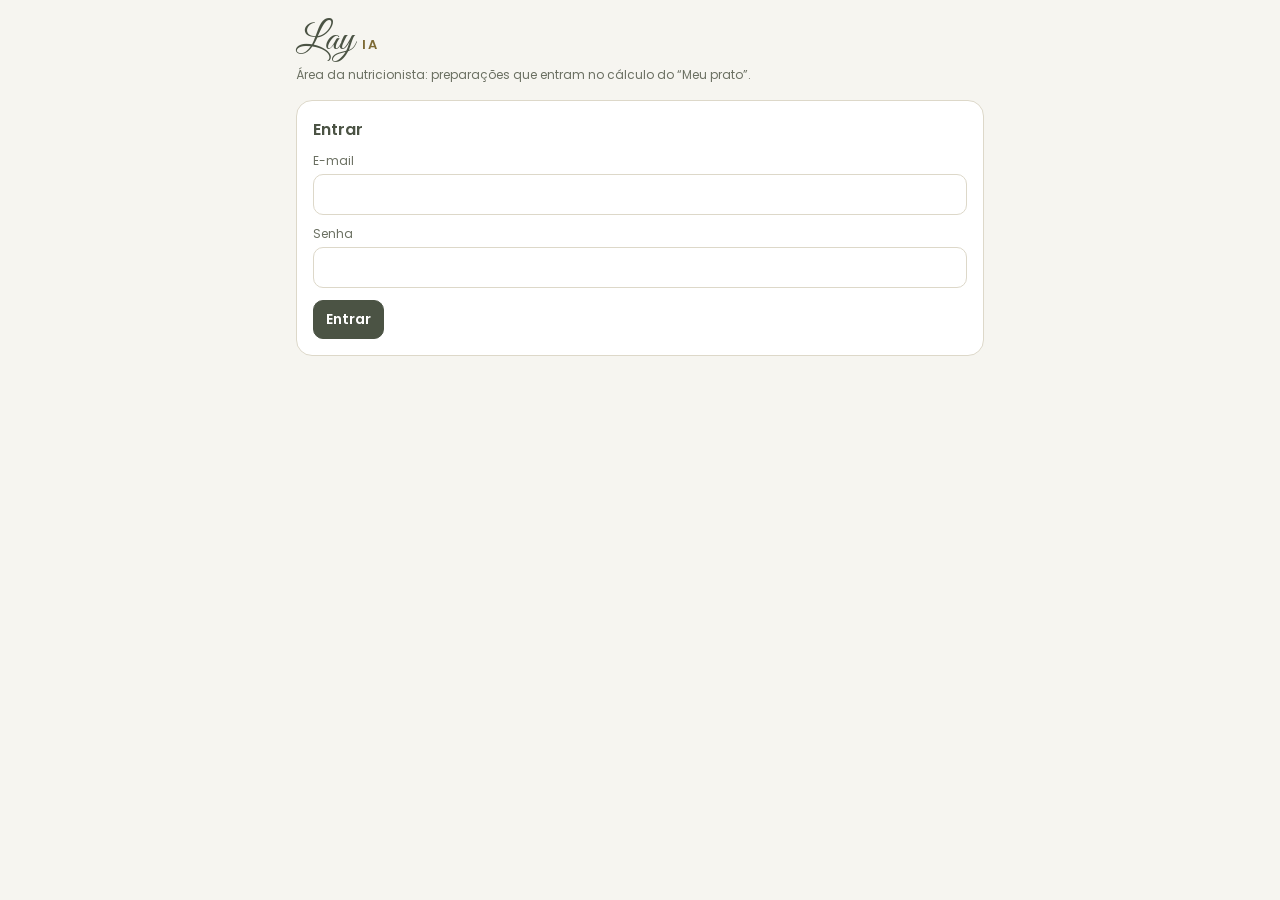
<file: app/admin.html>
<!DOCTYPE html>
<html lang="pt-BR">
<head>
<meta charset="UTF-8">
<meta name="viewport" content="width=device-width, initial-scale=1.0">
<title>Preparações | Lay IA</title>
<meta name="robots" content="noindex">
<meta name="theme-color" content="#4B5344">
<link rel="icon" href="icon-192.png" type="image/png">
<link href="fontes/fontes.css" rel="stylesheet">
<style>
:root{--verde:#4B5344;--verde-bg:#F6F5F0;--verde-light:#E7E9DF;--texto:#2B3127;--muted:#6B7062;--borda:#DDD8C9;--ouro:#A48E52;--ouro-escuro:#7D6A35;--erro:#842029}
*{box-sizing:border-box;margin:0;padding:0}
body{font-family:'Poppins',sans-serif;background:var(--verde-bg);color:var(--texto);font-size:14px}
main{max-width:720px;margin:0 auto;padding:20px 16px 60px}
h1{font-family:'Great Vibes',cursive;font-weight:400;font-size:40px;color:var(--verde);line-height:1}
h1 small{font-family:'Poppins',sans-serif;font-size:13px;letter-spacing:2px;color:var(--ouro-escuro);font-weight:600}
h2{font-size:16px;color:var(--verde);margin-bottom:10px}
.cartao{background:#fff;border:1px solid var(--borda);border-radius:16px;padding:16px;margin-top:16px}
label{display:block;font-size:12px;color:var(--muted);margin:10px 0 4px}
input,textarea{width:100%;font:inherit;padding:9px 11px;border:1px solid var(--borda);border-radius:10px;background:#fff;color:var(--texto)}
input:focus,textarea:focus{outline:2px solid var(--ouro);border-color:transparent}
button{font:inherit;cursor:pointer;border-radius:10px;border:1px solid var(--borda);background:#fff;color:var(--verde);padding:8px 12px}
button.principal{background:var(--verde);color:#fff;border-color:var(--verde);font-weight:600}
button.perigo{color:var(--erro)}
button:disabled{opacity:.5;cursor:default}
.linha{display:flex;gap:8px;align-items:flex-start;flex-wrap:wrap}
.linha>*{flex:1;min-width:0}
.ing{border:1px dashed var(--borda);border-radius:12px;padding:10px;margin-top:8px}
.ing .escolhido{font-size:13px;margin-top:6px;color:var(--verde);font-weight:600}
.sugs{display:flex;flex-wrap:wrap;gap:6px;margin-top:6px}
.sugs button{font-size:12px;padding:5px 9px;border-radius:14px;background:var(--verde-light);border:none}
.modos{display:flex;gap:8px;margin-top:6px;flex-wrap:wrap}
.modos label{display:flex;gap:6px;align-items:center;margin:0;font-size:13px;color:var(--texto);border:1px solid var(--borda);border-radius:10px;padding:8px 10px;cursor:pointer}
.modos input{width:auto}
.resumo{background:var(--verde-light);border-radius:12px;padding:12px;margin-top:12px;font-size:13px}
.resumo b{color:var(--verde)}
.aviso{color:var(--erro);font-size:13px;margin-top:8px}
.ok{color:#1f5c41;font-size:13px;margin-top:8px}
.lista-prep{list-style:none}
.lista-prep li{display:flex;justify-content:space-between;align-items:center;gap:8px;padding:10px 0;border-bottom:1px solid var(--verde-light)}
.lista-prep small{display:block;color:var(--muted);font-size:12px}
.mini{font-size:12px;color:var(--muted);margin-top:6px}
[hidden]{display:none!important}
</style>
</head>
<body>
<main>
  <h1>Lay <small>IA</small></h1>
  <p class="mini">Área da nutricionista: preparações que entram no cálculo do “Meu prato”.</p>

  <section class="cartao" id="telaLogin">
    <h2>Entrar</h2>
    <label for="email">E-mail</label><input id="email" type="email" autocomplete="username">
    <label for="senha">Senha</label><input id="senha" type="password" autocomplete="current-password">
    <div style="margin-top:12px"><button class="principal" id="btnEntrar">Entrar</button></div>
    <p class="aviso" id="erroLogin" hidden></p>
  </section>

  <div id="telaAdmin" hidden>
    <section class="cartao">
      <div class="linha" style="align-items:center"><h2 style="margin:0">Preparações cadastradas</h2>
        <div style="flex:0 0 auto"><button id="btnNova">+ Nova</button> <button id="btnSair">Sair</button></div></div>
      <p class="aviso" id="avisoAdmin" hidden>Seu usuário ainda não tem permissão para cadastrar. Rode no SQL Editor do Supabase o comando do fim do arquivo <code>supabase/preparacoes.sql</code>, com o seu e-mail.</p>
      <ul class="lista-prep" id="lista"><li>Carregando…</li></ul>
    </section>

    <section class="cartao" id="form">
      <h2 id="tituloForm">Nova preparação</h2>
      <label for="nome">Nome (como a paciente costuma escrever)</label>
      <input id="nome" placeholder="Ex.: Pizza de frango com catupiry">
      <label for="sinonimos">Outros nomes, separados por vírgula (opcional)</label>
      <input id="sinonimos" placeholder="Ex.: pizza frango catupiry, pizza de frango">

      <label>Como calcular</label>
      <div class="modos">
        <label><input type="radio" name="modo" value="ingredientes" checked> Pelos ingredientes (TACO)</label>
        <label><input type="radio" name="modo" value="rotulo"> Pelo rótulo do produto</label>
      </div>

      <div id="blocoIng">
        <label>Ingredientes da receita (peso cru ou como entra na receita)</label>
        <div id="ingredientes"></div>
        <button id="btnIng" style="margin-top:8px">+ Ingrediente</button>
        <label for="rendimento">Peso da preparação pronta, em gramas (opcional)</label>
        <input id="rendimento" type="number" inputmode="decimal" min="1" placeholder="Se deixar vazio, usa a soma dos ingredientes">
        <p class="mini">Pese a receita pronta quando puder: assar e cozinhar mudam o peso (perda ou ganho de água).</p>
      </div>

      <div id="blocoRotulo" hidden>
        <label>Valores do rótulo</label>
        <div class="linha">
          <div><label for="rPorcao">Porção (g)</label><input id="rPorcao" type="number" inputmode="decimal" placeholder="30"></div>
          <div><label for="rKcal">kcal</label><input id="rKcal" type="number" inputmode="decimal"></div>
          <div><label for="rProt">Proteína (g)</label><input id="rProt" type="number" inputmode="decimal"></div>
        </div>
        <div class="linha">
          <div><label for="rCarbo">Carboidratos (g)</label><input id="rCarbo" type="number" inputmode="decimal"></div>
          <div><label for="rGord">Gorduras totais (g)</label><input id="rGord" type="number" inputmode="decimal"></div>
          <div><label for="rFibra">Fibra (g)</label><input id="rFibra" type="number" inputmode="decimal"></div>
        </div>
      </div>

      <label>Medidas caseiras (como a paciente vai dizer a quantidade)</label>
      <div id="medidas"></div>
      <button id="btnMed" style="margin-top:8px">+ Medida</button>

      <label for="fonte">Fonte ou observação (opcional)</label>
      <input id="fonte" placeholder="Ex.: receita da clínica; rótulo da marca X">

      <div class="resumo" id="resumo">Preencha os dados para ver os valores.</div>
      <div style="margin-top:12px" class="linha">
        <div style="flex:0 0 auto"><button class="principal" id="btnSalvar">Salvar</button></div>
        <div style="flex:0 0 auto"><button id="btnCancelar">Limpar</button></div>
      </div>
      <p class="aviso" id="erroForm" hidden></p>
      <p class="ok" id="okForm" hidden></p>
    </section>
  </div>
</main>

<script src="config.js"></script>
<script src="nutricao.js"></script>
<script>
const $ = id => document.getElementById(id);
const esc = s => String(s).replace(/[&<>"']/g, c => ({'&':'&amp;','<':'&lt;','>':'&gt;','"':'&quot;',"'":'&#39;'}[c]));
const BASE = new URL(LAY_CONFIG.iaUrl).origin, ANON = LAY_CONFIG.supabaseAnonKey;
const num = v => { const n = parseFloat(String(v).replace(',', '.')); return isFinite(n) ? n : null; };
const r1 = n => Math.round(n * 10) / 10;

let token = sessionStorage.getItem('lay_token');
let editando = null, preps = [];

async function api(caminho, opcoes = {}) {
  const r = await fetch(BASE + caminho, {...opcoes, headers: {apikey: ANON, Authorization: 'Bearer ' + (token || ANON),
    'Content-Type': 'application/json', ...(opcoes.headers || {})}});
  if (r.status === 401) { sair(); throw new Error('Sessão expirada, entre de novo.'); }
  const corpo = r.status === 204 ? null : await r.json().catch(() => null);
  if (!r.ok) throw new Error(corpo?.message || corpo?.msg || corpo?.error_description || 'Erro ' + r.status);
  return corpo;
}

// ===== Login =====
$('btnEntrar').onclick = async () => {
  $('erroLogin').hidden = true;
  try {
    const r = await fetch(BASE + '/auth/v1/token?grant_type=password', {method: 'POST',
      headers: {apikey: ANON, 'Content-Type': 'application/json'},
      body: JSON.stringify({email: $('email').value.trim(), password: $('senha').value})});
    const j = await r.json();
    if (!r.ok) throw new Error(j.error_description || j.msg || 'E-mail ou senha incorretos.');
    token = j.access_token; sessionStorage.setItem('lay_token', token);
    entrar();
  } catch (e) { $('erroLogin').textContent = e.message; $('erroLogin').hidden = false; }
};
$('senha').addEventListener('keydown', e => e.key === 'Enter' && $('btnEntrar').click());
function sair() { token = null; sessionStorage.removeItem('lay_token'); $('telaAdmin').hidden = true; $('telaLogin').hidden = false; }
$('btnSair').onclick = sair;

async function entrar() {
  $('telaLogin').hidden = true; $('telaAdmin').hidden = false;
  await Nutricao.carregar();
  try {
    const adm = await api('/rest/v1/admins?select=user_id');
    $('avisoAdmin').hidden = adm.length > 0;
  } catch (e) { $('avisoAdmin').hidden = false; }
  await listar();
  if (!$('ingredientes').children.length) limpar();
}

async function listar() {
  try {
    preps = await api('/rest/v1/preparacoes?select=*&order=nome');
    $('lista').innerHTML = preps.length ? preps.map(p => `<li><div><b>${esc(p.nome)}</b>
      <small>${Math.round(p.kcal)} kcal · P ${r1(p.prot)} g · C ${r1(p.carbo)} g · G ${r1(p.gord)} g por 100 g${p.medidas?.length ? ' · ' + p.medidas.map(m => esc(m.medida)).join(', ') : ''}</small></div>
      <div style="flex:0 0 auto"><button data-editar="${p.id}">Editar</button> <button class="perigo" data-apagar="${p.id}">Apagar</button></div></li>`).join('')
      : '<li>Nenhuma preparação ainda.</li>';
  } catch (e) { $('lista').innerHTML = `<li class="aviso">${esc(e.message)}</li>`; }
}

$('lista').onclick = async e => {
  const ed = e.target.dataset.editar, ap = e.target.dataset.apagar;
  if (ed) carregarNoForm(preps.find(p => p.id == ed));
  if (ap && confirm('Apagar esta preparação? Ela sai do cálculo do app.')) {
    try { await api('/rest/v1/preparacoes?id=eq.' + ap, {method: 'DELETE'}); await listar(); if (editando == ap) limpar(); }
    catch (er) { alert(er.message); }
  }
};

// ===== Formulário =====
const modo = () => document.querySelector('input[name=modo]:checked').value;
document.querySelectorAll('input[name=modo]').forEach(r => r.onchange = () => {
  $('blocoIng').hidden = modo() !== 'ingredientes'; $('blocoRotulo').hidden = modo() !== 'rotulo'; calcularResumo();
});

function addIngrediente(ing = {}) {
  const d = document.createElement('div'); d.className = 'ing';
  d.dataset.id = ing.taco_id || '';
  d.innerHTML = `<div class="linha"><div style="flex:3"><input class="busca" placeholder="Buscar na TACO (ex.: peito de frango cozido)" value="${esc(ing.nome || '')}"></div>
    <div style="flex:1"><input class="gramas" type="number" inputmode="decimal" placeholder="gramas" value="${ing.gramas ?? ''}"></div>
    <div style="flex:0 0 auto"><button class="perigo remover" title="Remover">✕</button></div></div>
    <div class="escolhido">${ing.taco_id ? '✓ ' + esc(Nutricao.porId(ing.taco_id)?.nome || ing.nome) : ''}</div><div class="sugs"></div>`;
  const busca = d.querySelector('.busca'), sugs = d.querySelector('.sugs');
  busca.oninput = () => {
    d.dataset.id = ''; d.querySelector('.escolhido').textContent = '';
    const ops = busca.value.trim().length > 1 ? Nutricao.sugerir(busca.value, 8).filter(a => a.kcal != null && !a.prep) : [];
    sugs.innerHTML = ops.map(a => `<button data-id="${a.id}">${esc(a.nome)}</button>`).join('');
    calcularResumo();
  };
  sugs.onclick = e => {
    const id = e.target.dataset.id; if (!id) return;
    d.dataset.id = id; const a = Nutricao.porId(+id);
    busca.value = a.nome; d.querySelector('.escolhido').textContent = '✓ ' + a.nome; sugs.innerHTML = '';
    calcularResumo();
  };
  d.querySelector('.gramas').oninput = calcularResumo;
  d.querySelector('.remover').onclick = () => { d.remove(); calcularResumo(); };
  $('ingredientes').appendChild(d);
}

function addMedida(m = {}) {
  const d = document.createElement('div'); d.className = 'linha med'; d.style.marginTop = '6px';
  d.innerHTML = `<div style="flex:3"><input class="mnome" placeholder="Ex.: fatia média" value="${esc(m.medida || '')}"></div>
    <div style="flex:1"><input class="mg" type="number" inputmode="decimal" placeholder="gramas" value="${m.gramas ?? ''}"></div>
    <div style="flex:0 0 auto"><button class="perigo">✕</button></div>`;
  d.querySelectorAll('input').forEach(i => i.oninput = calcularResumo);
  d.querySelector('button').onclick = () => { d.remove(); calcularResumo(); };
  $('medidas').appendChild(d);
}
$('btnIng').onclick = () => addIngrediente();
$('btnMed').onclick = () => addMedida();
['rendimento', 'rPorcao', 'rKcal', 'rProt', 'rCarbo', 'rGord', 'rFibra', 'nome'].forEach(id => $(id).oninput = calcularResumo);

// Valores por 100 g da preparação pronta; null se faltar dado
function calcular() {
  if (modo() === 'rotulo') {
    const porcao = num($('rPorcao').value), v = ['rKcal', 'rProt', 'rCarbo', 'rGord'].map(id => num($(id).value));
    if (!porcao || v.some(x => x == null)) return {erro: 'Preencha a porção e os valores do rótulo (kcal, proteína, carboidratos e gorduras).'};
    const f = 100 / porcao, fibra = num($('rFibra').value);
    return {kcal: v[0] * f, prot: v[1] * f, carbo: v[2] * f, gord: v[3] * f, fibra: fibra == null ? null : fibra * f, ingredientes: [], rendimento_g: null};
  }
  const ings = [...$('ingredientes').children].map(d => ({taco_id: +d.dataset.id || null, nome: d.querySelector('.busca').value.trim(), gramas: num(d.querySelector('.gramas').value)}));
  const validos = ings.filter(i => i.taco_id && i.gramas > 0);
  if (!validos.length) return {erro: 'Adicione ao menos um ingrediente escolhido da lista, com as gramas.'};
  if (validos.length < ings.filter(i => i.nome || i.gramas).length) return {erro: 'Algum ingrediente está sem alimento escolhido da lista ou sem gramas.'};
  const tot = {kcal: 0, prot: 0, carbo: 0, gord: 0, fibra: 0};
  for (const i of validos) { const a = Nutricao.porId(i.taco_id); for (const k in tot) tot[k] += (a[k] || 0) * i.gramas / 100; i.nome = a.nome; }
  const soma = validos.reduce((s, i) => s + i.gramas, 0), rend = num($('rendimento').value) || soma;
  const f = 100 / rend;
  return {kcal: tot.kcal * f, prot: tot.prot * f, carbo: tot.carbo * f, gord: tot.gord * f, fibra: tot.fibra * f, ingredientes: validos, rendimento_g: num($('rendimento').value), soma};
}

const medidasDoForm = () => [...$('medidas').children].map(d => ({medida: d.querySelector('.mnome').value.trim(), gramas: num(d.querySelector('.mg').value)})).filter(m => m.medida && m.gramas > 0);

function calcularResumo() {
  const v = calcular();
  if (v.erro) { $('resumo').textContent = v.erro; return; }
  const meds = medidasDoForm();
  $('resumo').innerHTML = `<b>Por 100 g:</b> ${Math.round(v.kcal)} kcal · proteína ${r1(v.prot)} g · carboidratos ${r1(v.carbo)} g · gorduras ${r1(v.gord)} g${v.fibra != null ? ` · fibra ${r1(v.fibra)} g` : ''}`
    + (v.soma ? `<br><span class="mini">Soma dos ingredientes: ${r1(v.soma)} g${v.rendimento_g ? ` · pronta: ${r1(v.rendimento_g)} g` : ''}</span>` : '')
    + meds.map(m => `<br><b>1 ${esc(m.medida)} (${r1(m.gramas)} g):</b> ${Math.round(v.kcal * m.gramas / 100)} kcal`).join('');
}

function limpar() {
  editando = null; $('tituloForm').textContent = 'Nova preparação';
  ['nome', 'sinonimos', 'rendimento', 'rPorcao', 'rKcal', 'rProt', 'rCarbo', 'rGord', 'rFibra', 'fonte'].forEach(id => $(id).value = '');
  $('ingredientes').innerHTML = ''; $('medidas').innerHTML = '';
  document.querySelector('input[name=modo][value=ingredientes]').checked = true;
  $('blocoIng').hidden = false; $('blocoRotulo').hidden = true;
  addIngrediente(); addMedida(); calcularResumo();
  $('erroForm').hidden = $('okForm').hidden = true;
}
$('btnCancelar').onclick = limpar;
$('btnNova').onclick = () => { limpar(); $('form').scrollIntoView({behavior: 'smooth'}); };

function carregarNoForm(p) {
  limpar(); editando = p.id; $('tituloForm').textContent = 'Editando: ' + p.nome;
  $('nome').value = p.nome; $('sinonimos').value = (p.sinonimos || []).join(', '); $('fonte').value = p.fonte || '';
  document.querySelector(`input[name=modo][value=${p.modo}]`).checked = true;
  $('blocoIng').hidden = p.modo !== 'ingredientes'; $('blocoRotulo').hidden = p.modo !== 'rotulo';
  $('ingredientes').innerHTML = ''; (p.ingredientes || []).forEach(addIngrediente); if (!p.ingredientes?.length) addIngrediente();
  $('rendimento').value = p.rendimento_g ?? '';
  if (p.modo === 'rotulo') { $('rPorcao').value = 100; $('rKcal').value = r1(p.kcal); $('rProt').value = r1(p.prot); $('rCarbo').value = r1(p.carbo); $('rGord').value = r1(p.gord); $('rFibra').value = p.fibra == null ? '' : r1(p.fibra); }
  $('medidas').innerHTML = ''; (p.medidas || []).forEach(addMedida); if (!p.medidas?.length) addMedida();
  calcularResumo(); $('form').scrollIntoView({behavior: 'smooth'});
}

$('btnSalvar').onclick = async () => {
  $('erroForm').hidden = $('okForm').hidden = true;
  const v = calcular(), nome = $('nome').value.trim();
  const erro = !nome ? 'Dê um nome para a preparação.' : v.erro;
  if (erro) { $('erroForm').textContent = erro; $('erroForm').hidden = false; return; }
  const corpo = {nome, sinonimos: $('sinonimos').value.split(',').map(s => s.trim()).filter(Boolean), modo: modo(),
    ingredientes: v.ingredientes, rendimento_g: v.rendimento_g, medidas: medidasDoForm(),
    kcal: r1(v.kcal), prot: r1(v.prot), carbo: r1(v.carbo), gord: r1(v.gord), fibra: v.fibra == null ? null : r1(v.fibra),
    fonte: $('fonte').value.trim() || null, atualizado_em: new Date().toISOString()};
  $('btnSalvar').disabled = true;
  try {
    if (editando) await api('/rest/v1/preparacoes?id=eq.' + editando, {method: 'PATCH', body: JSON.stringify(corpo), headers: {Prefer: 'return=minimal'}});
    else await api('/rest/v1/preparacoes', {method: 'POST', body: JSON.stringify(corpo), headers: {Prefer: 'return=minimal'}});
    await listar(); limpar();
    $('okForm').textContent = `“${nome}” salva. Ela já entra no cálculo do app (feche e abra o app para atualizar).`; $('okForm').hidden = false;
  } catch (e) { $('erroForm').textContent = e.message; $('erroForm').hidden = false; }
  finally { $('btnSalvar').disabled = false; }
};

if (token) entrar();
</script>
</body>
</html>
</file>
<file: app/fontes/fontes.css>
/* Poppins e Great Vibes (SIL Open Font License), subconjunto latino, servidas pelo próprio app */
@font-face{font-family:'Great Vibes';font-style:normal;font-weight:400;font-display:swap;src:url(GreatVibes-400.woff2) format('woff2');unicode-range:U+0000-00FF, U+0131, U+0152-0153, U+02BB-02BC, U+02C6, U+02DA, U+02DC, U+0304, U+0308, U+0329, U+2000-206F, U+20AC, U+2122, U+2191, U+2193, U+2212, U+2215, U+FEFF, U+FFFD}
@font-face{font-family:'Poppins';font-style:normal;font-weight:300;font-display:swap;src:url(Poppins-300.woff2) format('woff2');unicode-range:U+0000-00FF, U+0131, U+0152-0153, U+02BB-02BC, U+02C6, U+02DA, U+02DC, U+0304, U+0308, U+0329, U+2000-206F, U+20AC, U+2122, U+2191, U+2193, U+2212, U+2215, U+FEFF, U+FFFD}
@font-face{font-family:'Poppins';font-style:normal;font-weight:400;font-display:swap;src:url(Poppins-400.woff2) format('woff2');unicode-range:U+0000-00FF, U+0131, U+0152-0153, U+02BB-02BC, U+02C6, U+02DA, U+02DC, U+0304, U+0308, U+0329, U+2000-206F, U+20AC, U+2122, U+2191, U+2193, U+2212, U+2215, U+FEFF, U+FFFD}
@font-face{font-family:'Poppins';font-style:normal;font-weight:500;font-display:swap;src:url(Poppins-500.woff2) format('woff2');unicode-range:U+0000-00FF, U+0131, U+0152-0153, U+02BB-02BC, U+02C6, U+02DA, U+02DC, U+0304, U+0308, U+0329, U+2000-206F, U+20AC, U+2122, U+2191, U+2193, U+2212, U+2215, U+FEFF, U+FFFD}
@font-face{font-family:'Poppins';font-style:normal;font-weight:600;font-display:swap;src:url(Poppins-600.woff2) format('woff2');unicode-range:U+0000-00FF, U+0131, U+0152-0153, U+02BB-02BC, U+02C6, U+02DA, U+02DC, U+0304, U+0308, U+0329, U+2000-206F, U+20AC, U+2122, U+2191, U+2193, U+2212, U+2215, U+FEFF, U+FFFD}
</file>
